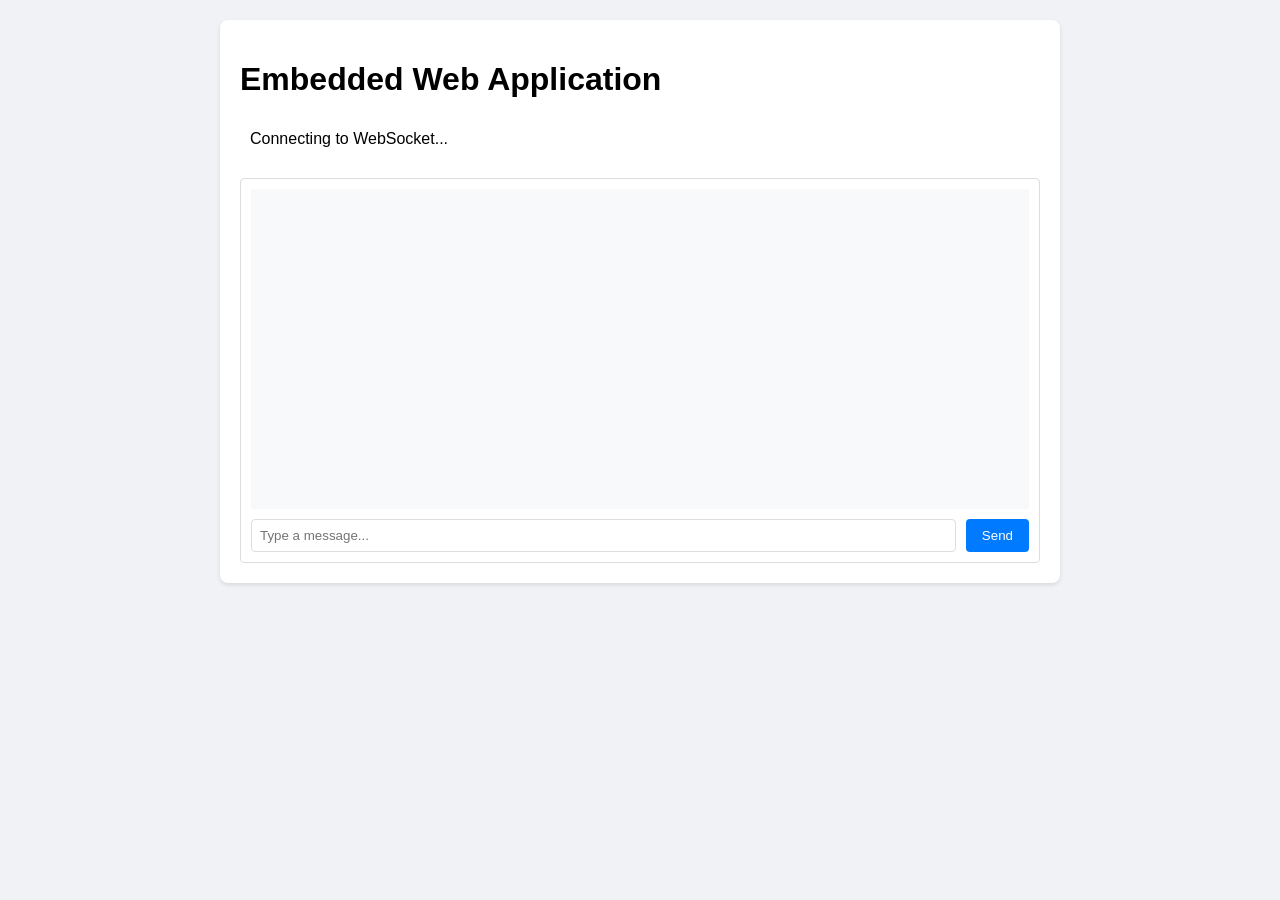
<file: wserve/static/index.html>
<!DOCTYPE html>
<html lang="en">
<head>
    <meta charset="UTF-8">
    <meta name="viewport" content="width=device-width, initial-scale=1.0">
    <title>Embedded Web App</title>
    <link rel="stylesheet" href="styles.css">
</head>
<body>
    <div class="container">
        <h1>Embedded Web Application</h1>
        <div id="status" class="status">Connecting to WebSocket...</div>
        <div class="message-area">
            <div id="messages" class="messages"></div>
            <div class="input-area">
                <input type="text" id="messageInput" placeholder="Type a message...">
                <button onclick="sendMessage()">Send</button>
            </div>
        </div>
    </div>
    <script src="app.js"></script>
</body>
</html>
</file>
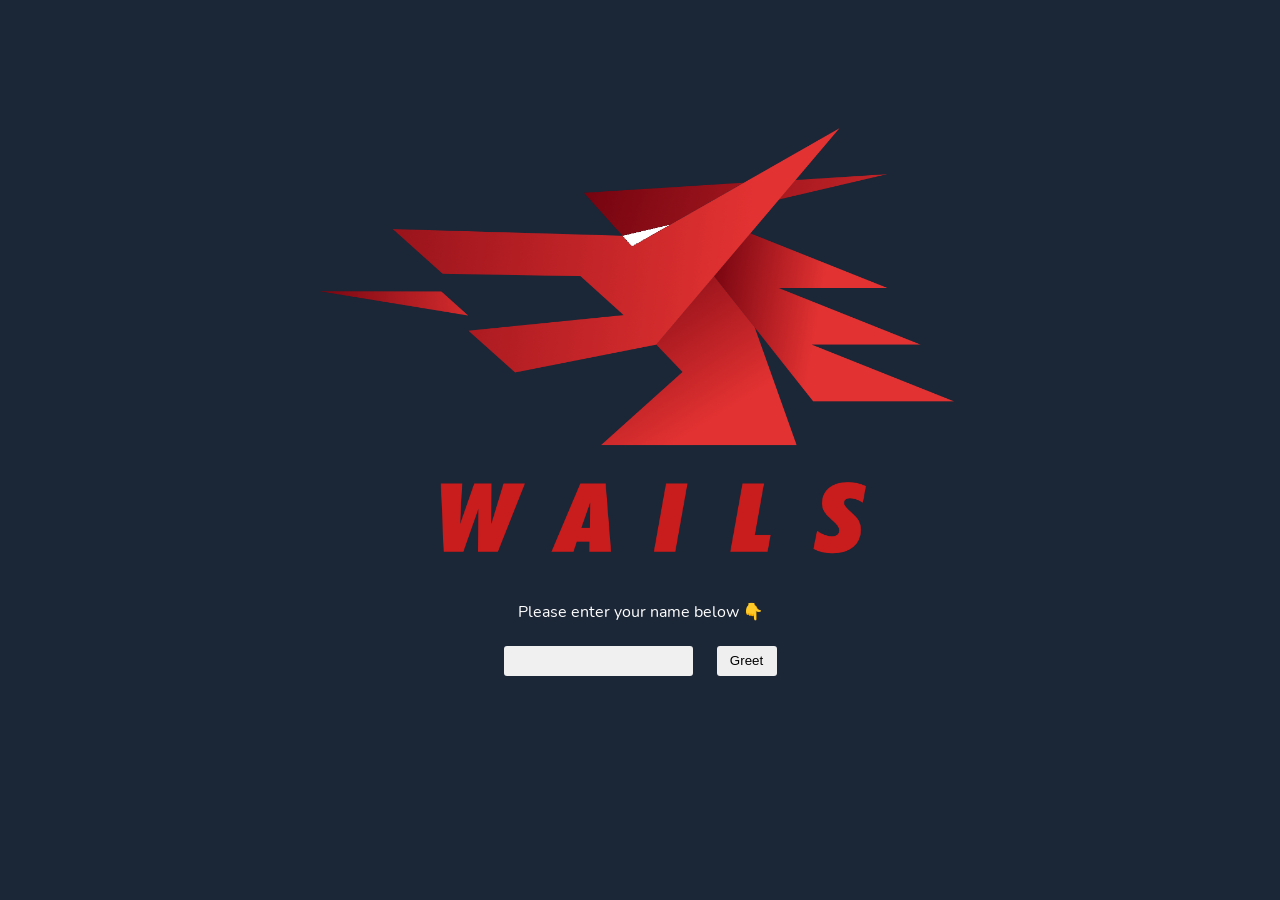
<file: js-one/frontend/src/index.html>
<!DOCTYPE html>
<html>

<head>
    <meta http-equiv="Content-Type" content="text/html; charset=utf-8" />
    <meta http-equiv="X-UA-Compatible" content="IE=Edge, Chrome=1">
    <meta name="viewport" content="width=device-width, initial-scale=1.0" />
    <link rel="icon" type="image/png" href="[data-uri]">
    <!-- Main Source Files -->
    <link rel="stylesheet" href="main.css" />
    <script src="main.js"></script>
</head>

<body id="app" class="app">
    <header>
        <!--  -->
    </header>
    <main>
        <div class="logo"></div>
        <div class="result" id="result">Please enter your name below 👇</div>
        <div class="input-box" id="input">
            <input class="input" id="name" type="text" autocomplete="off" onkeydown="if (event.keyCode === 13) {greet()}" />
            <button class="btn" onclick="greet()">Greet</button>
        </div>
    </main>
    <footer>
        <!--  -->
    </footer>
</body>

</html>
</file>
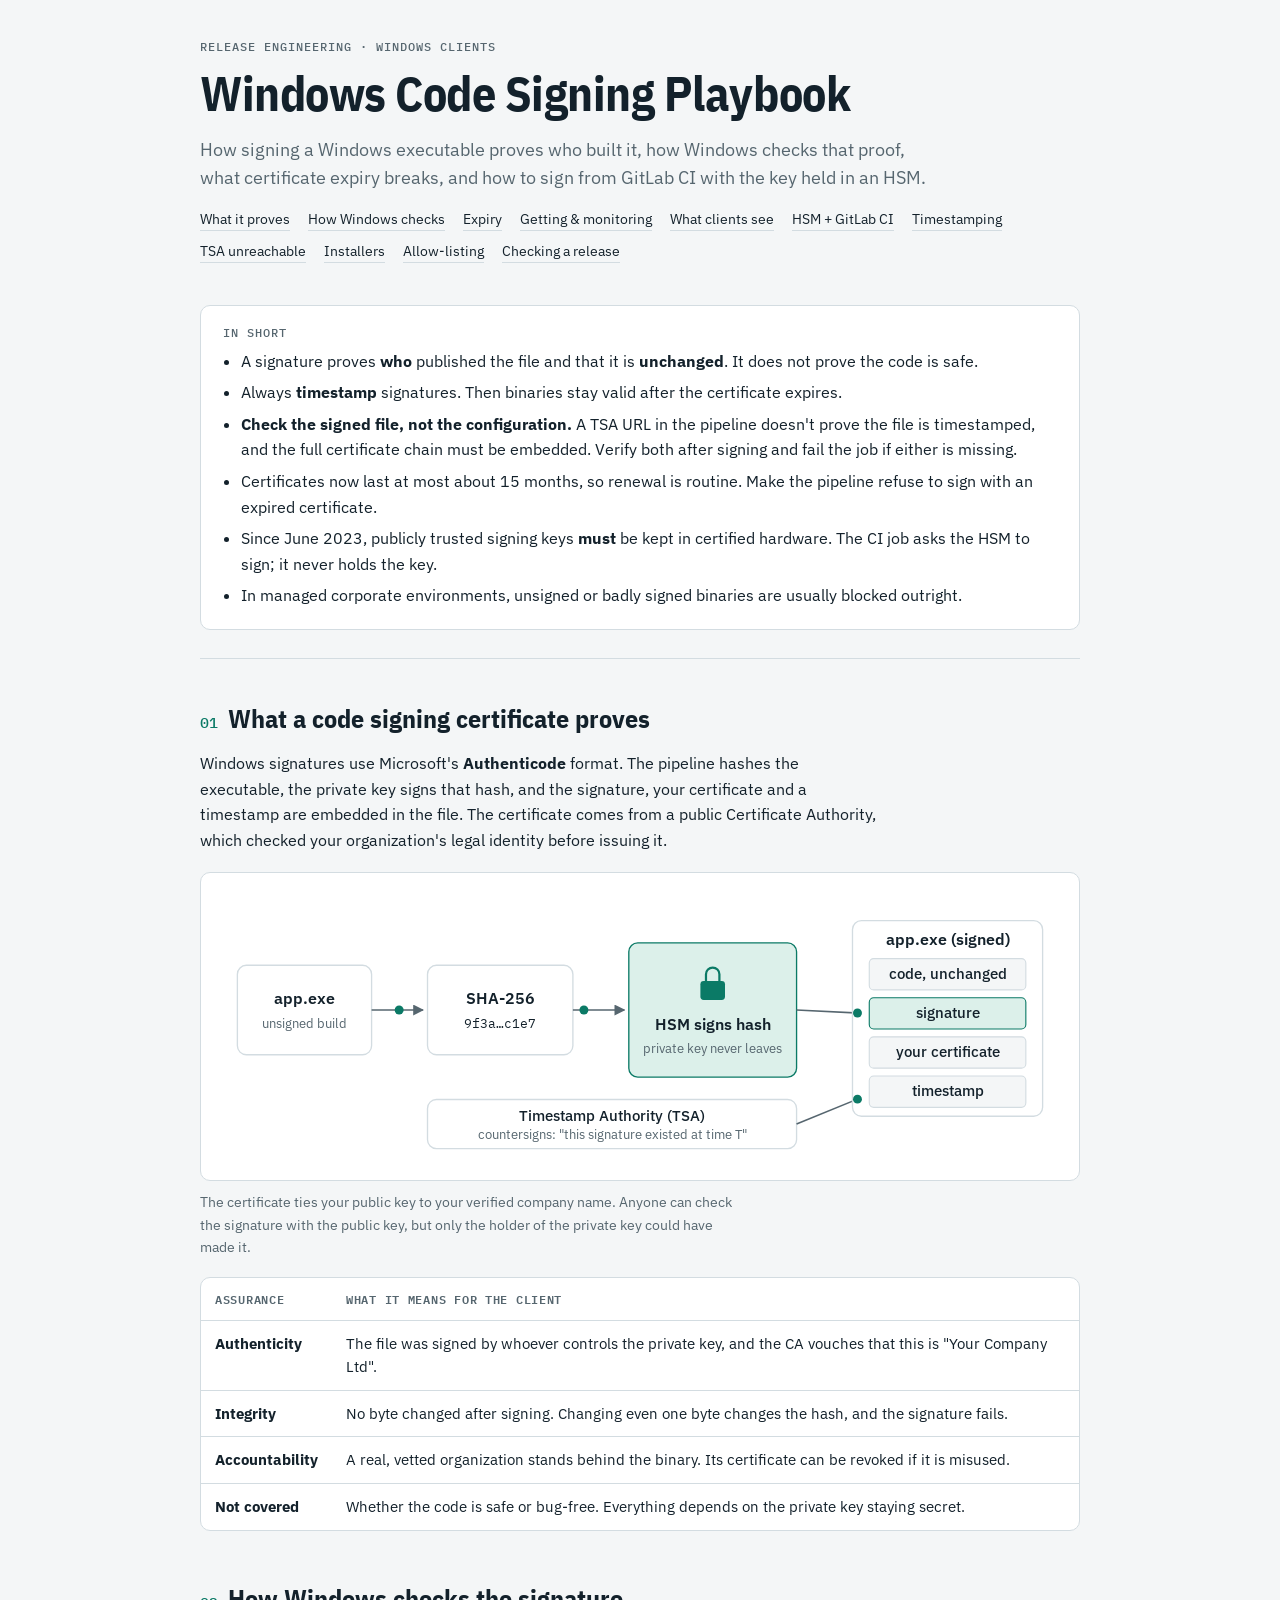
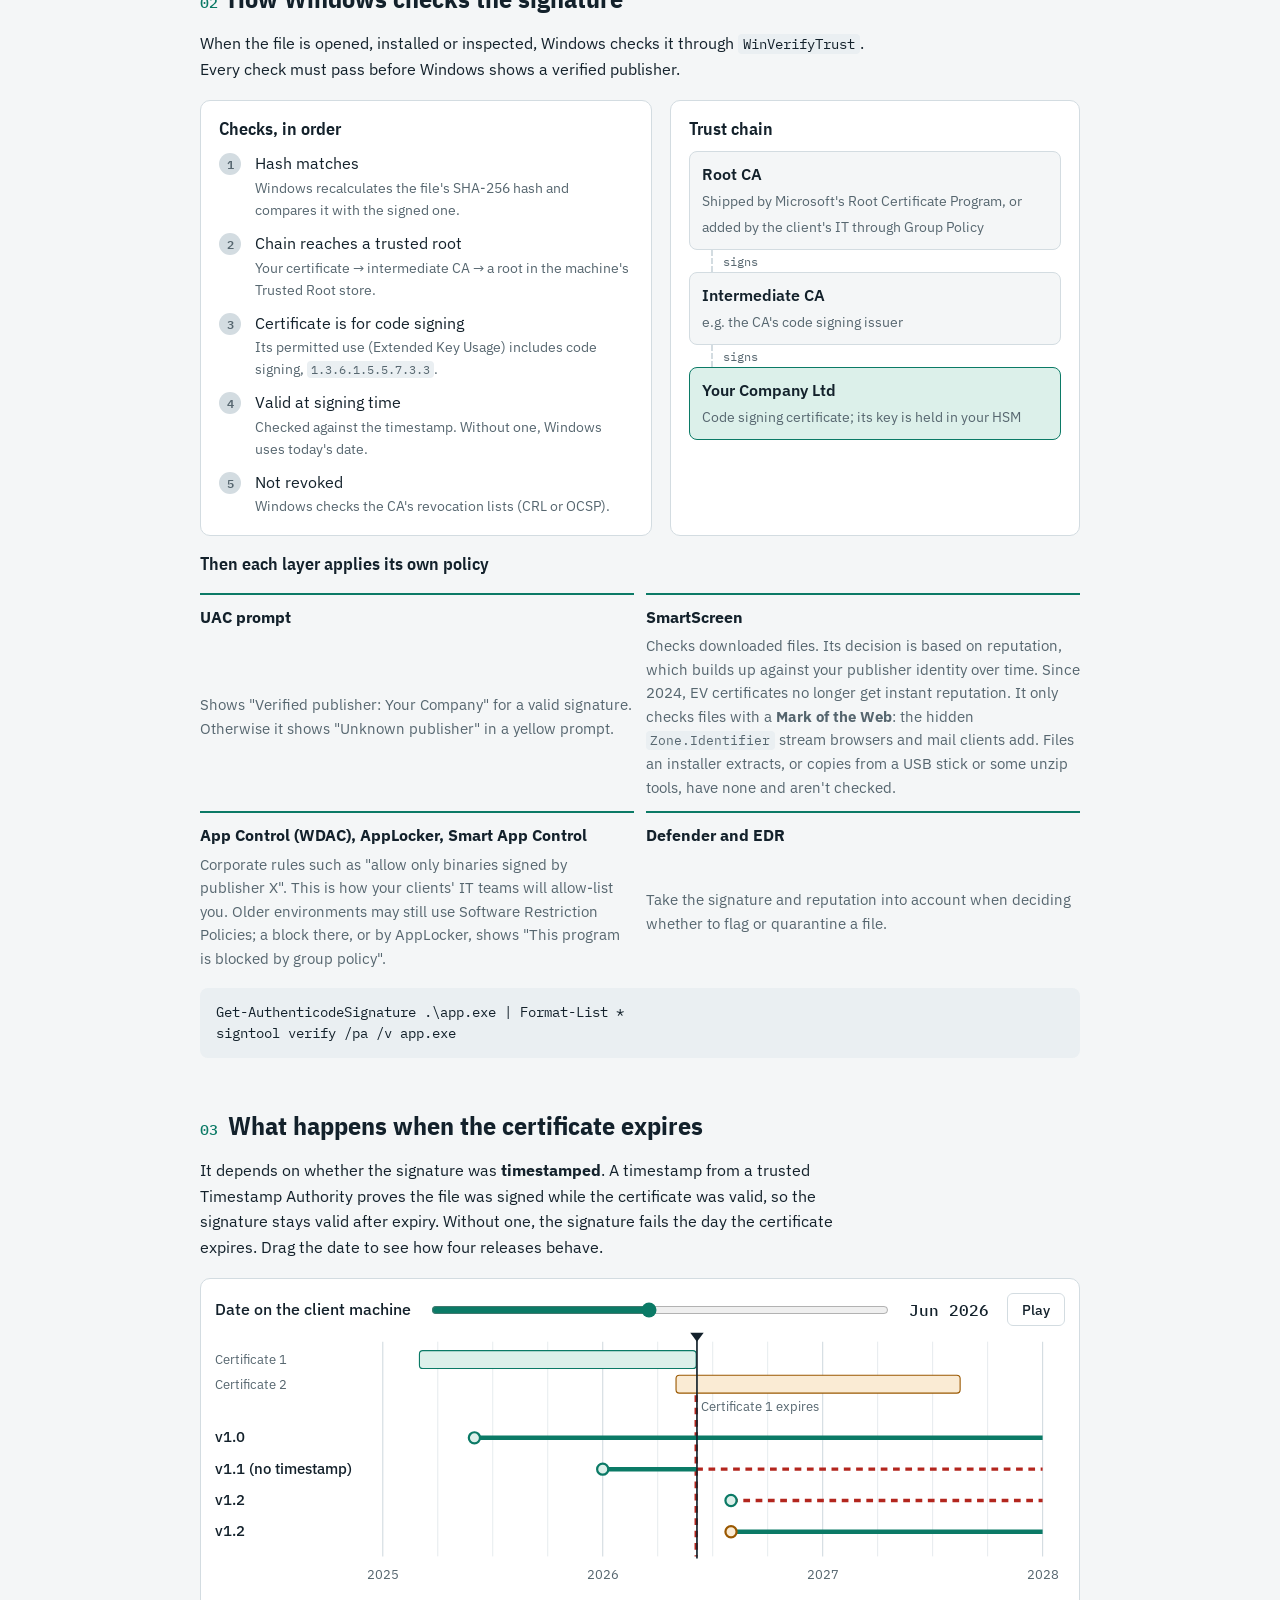
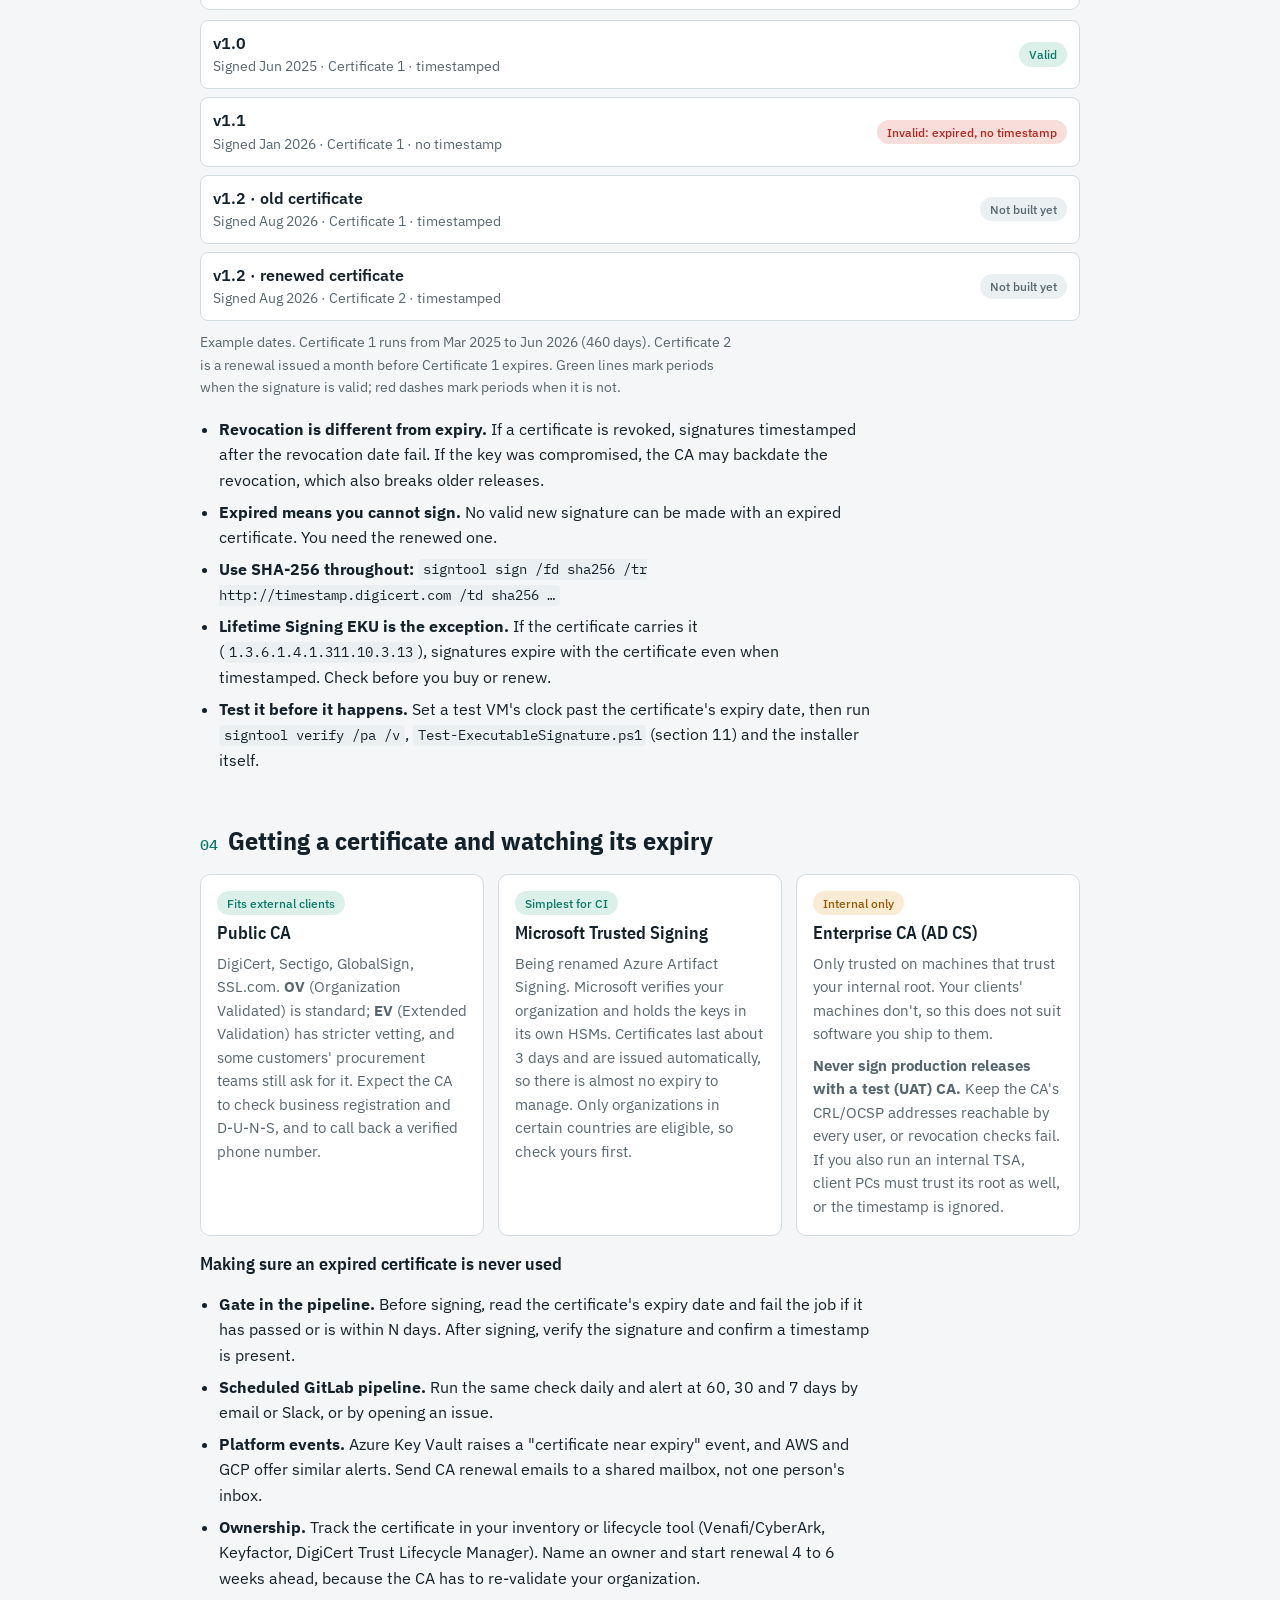
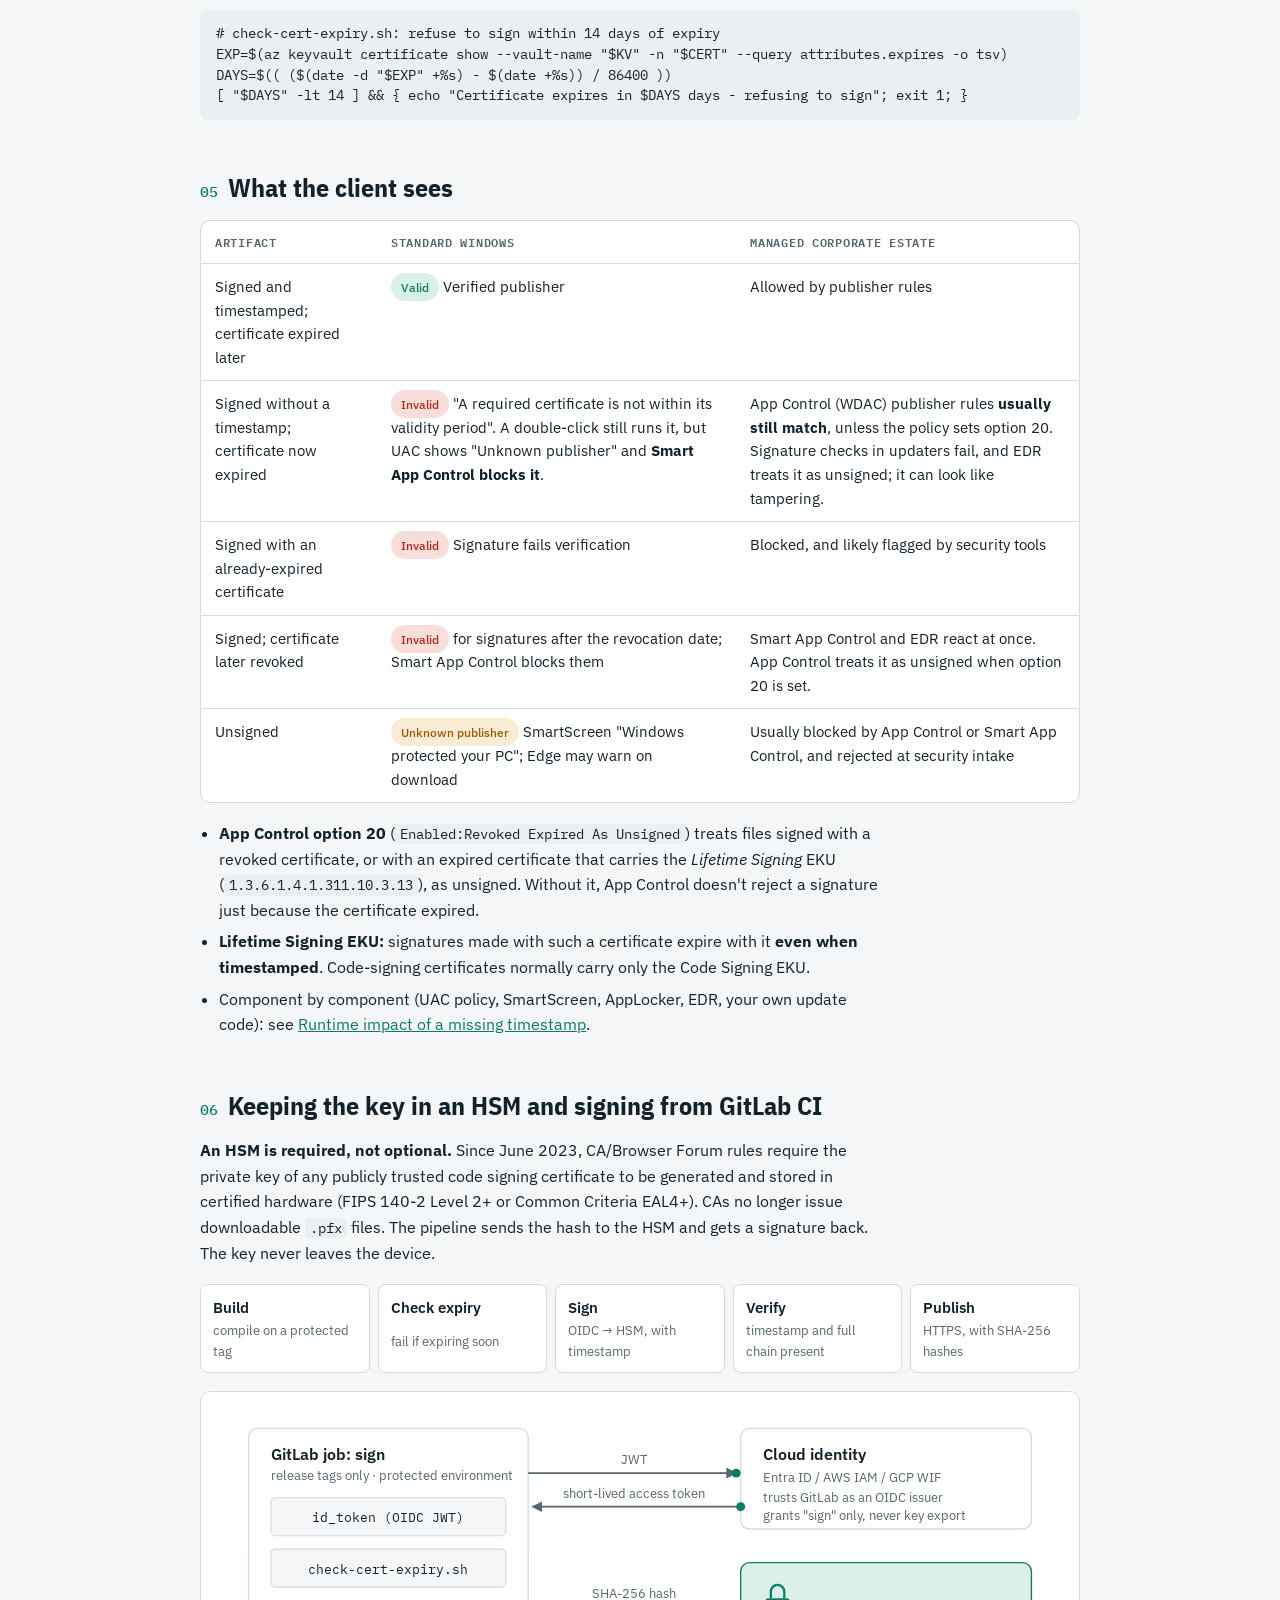
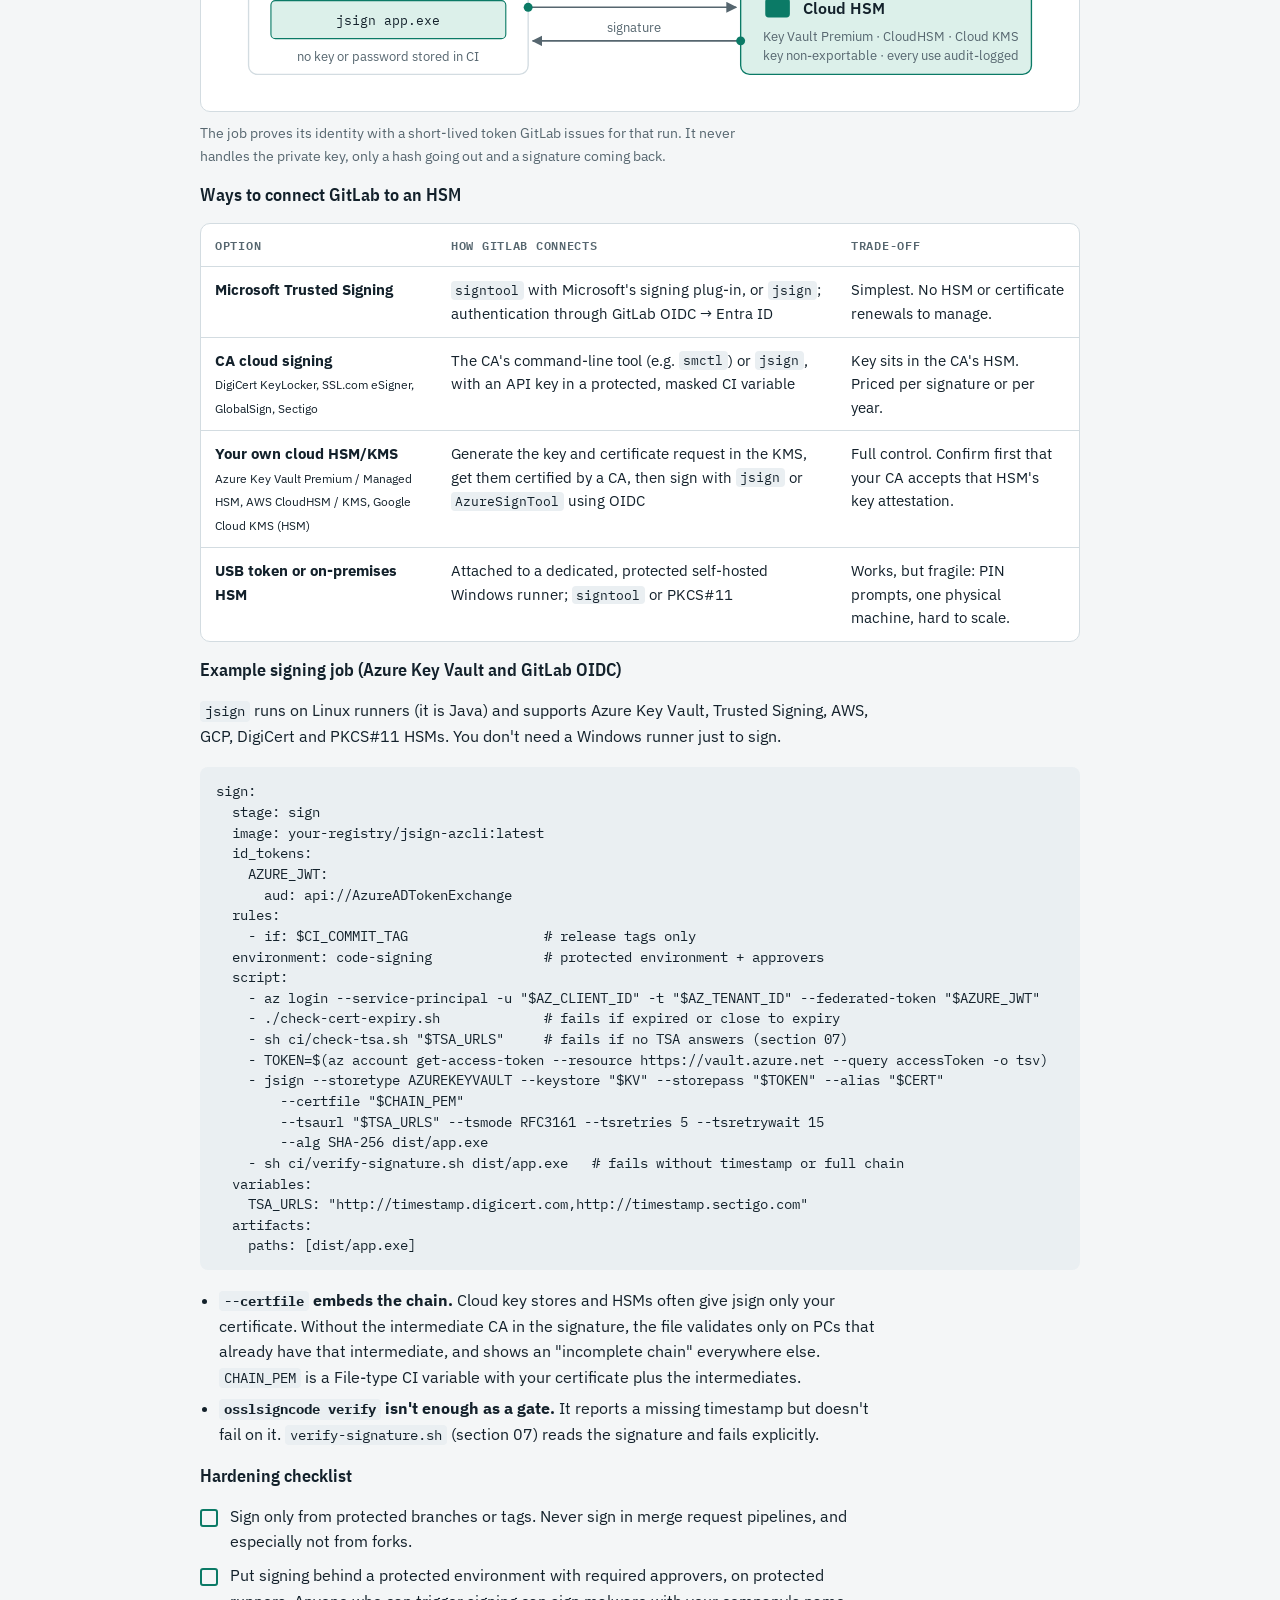
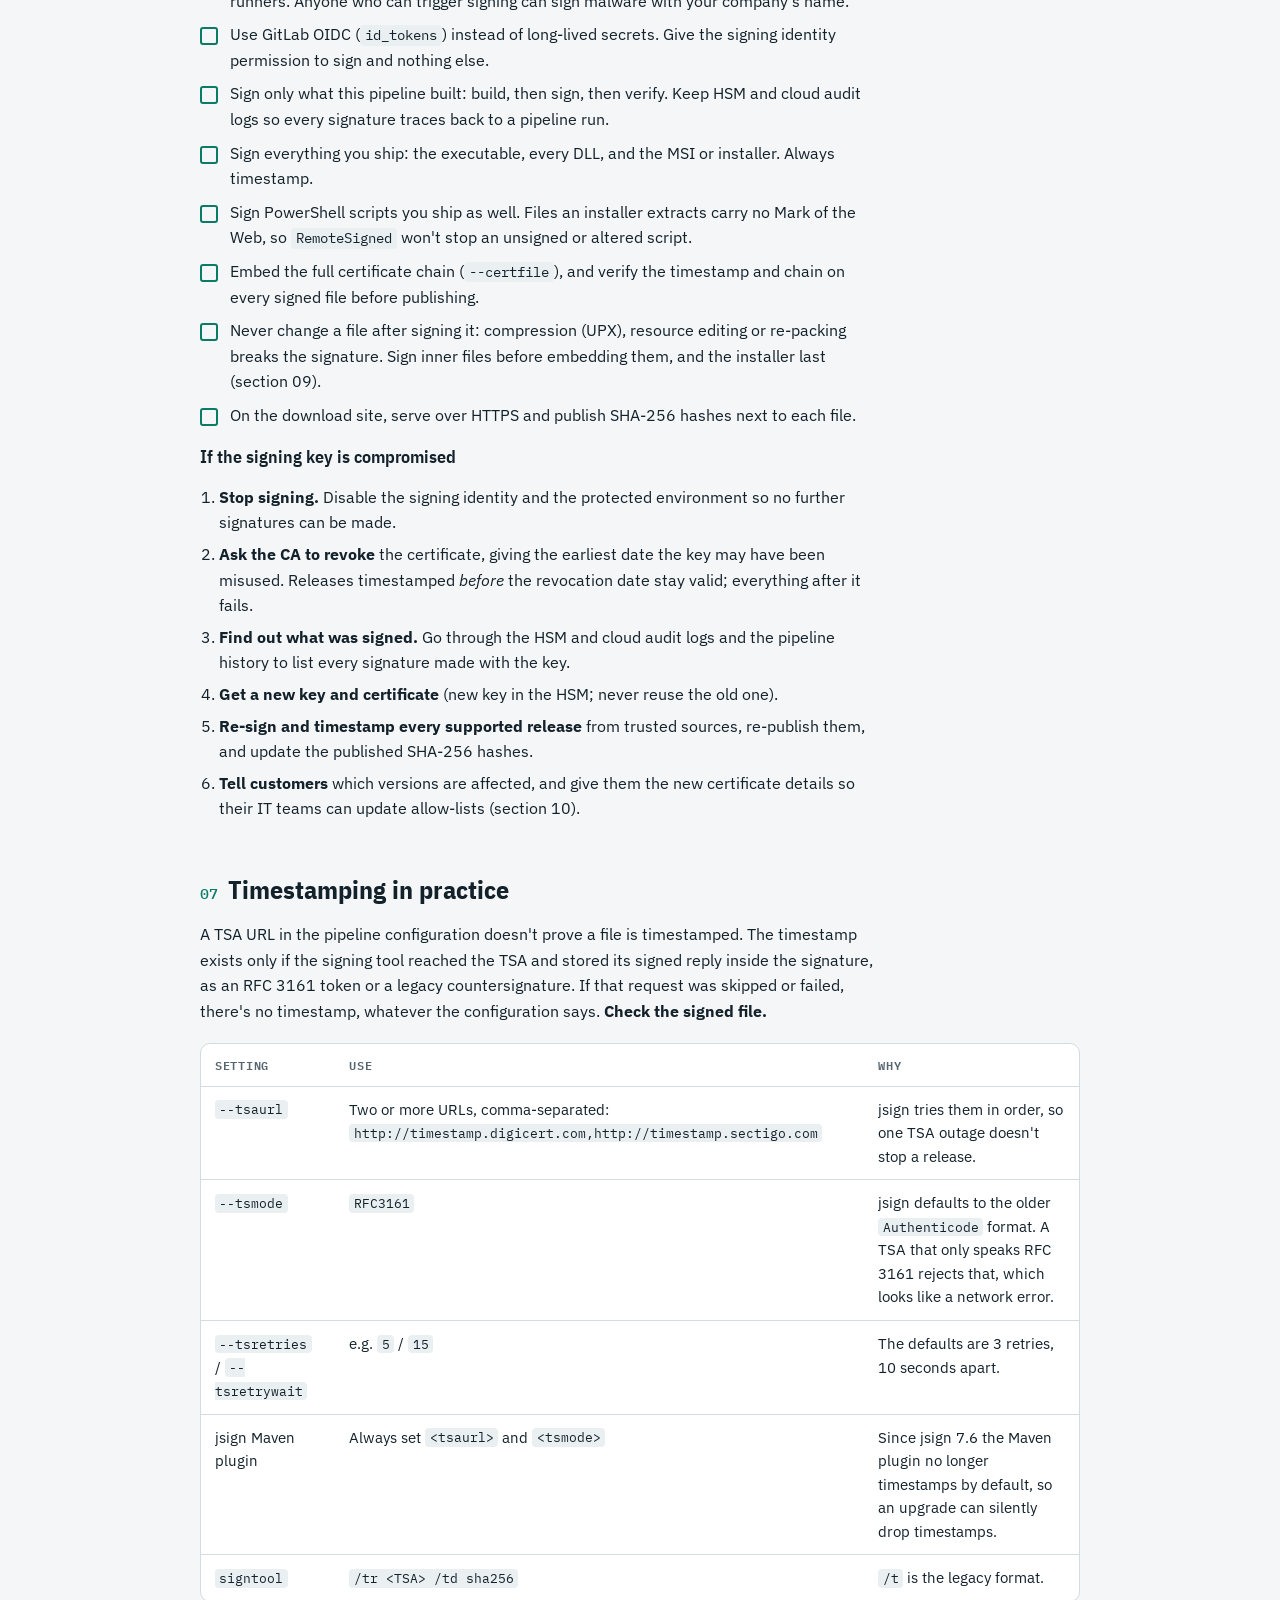
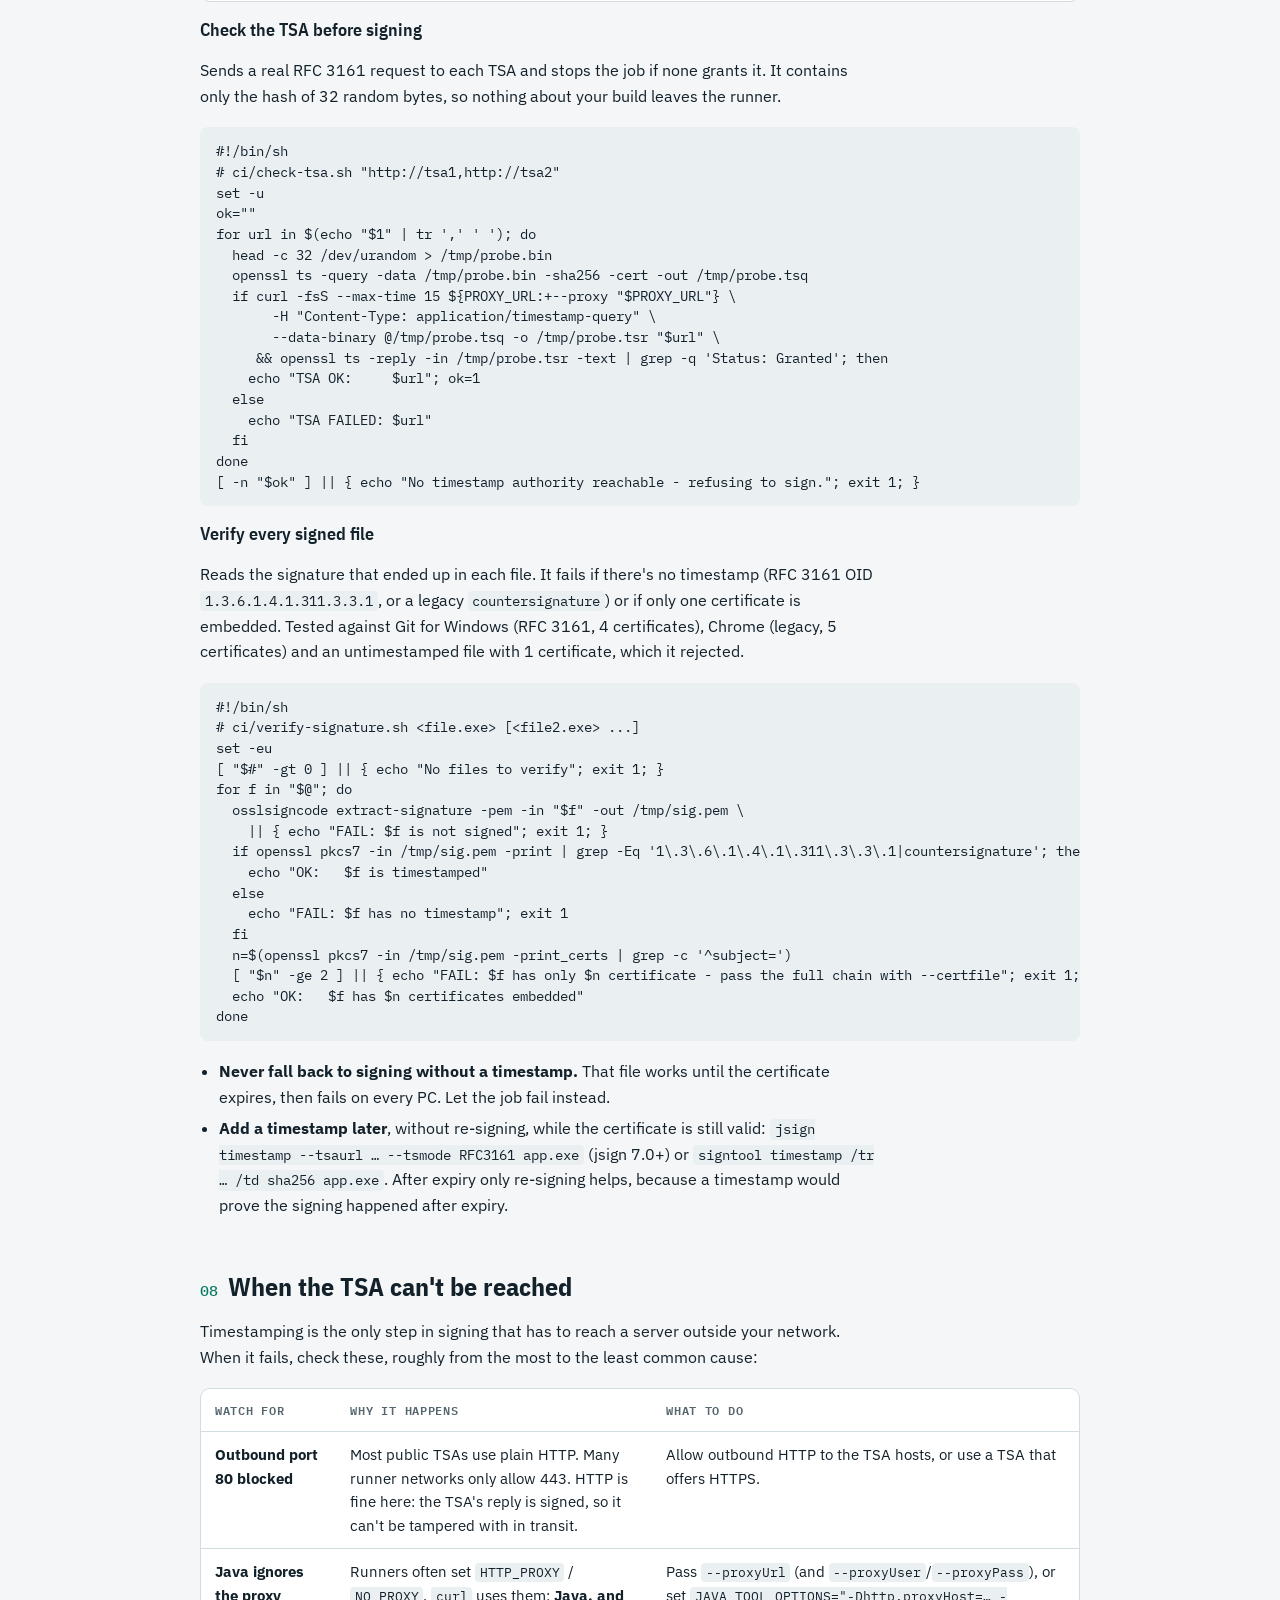
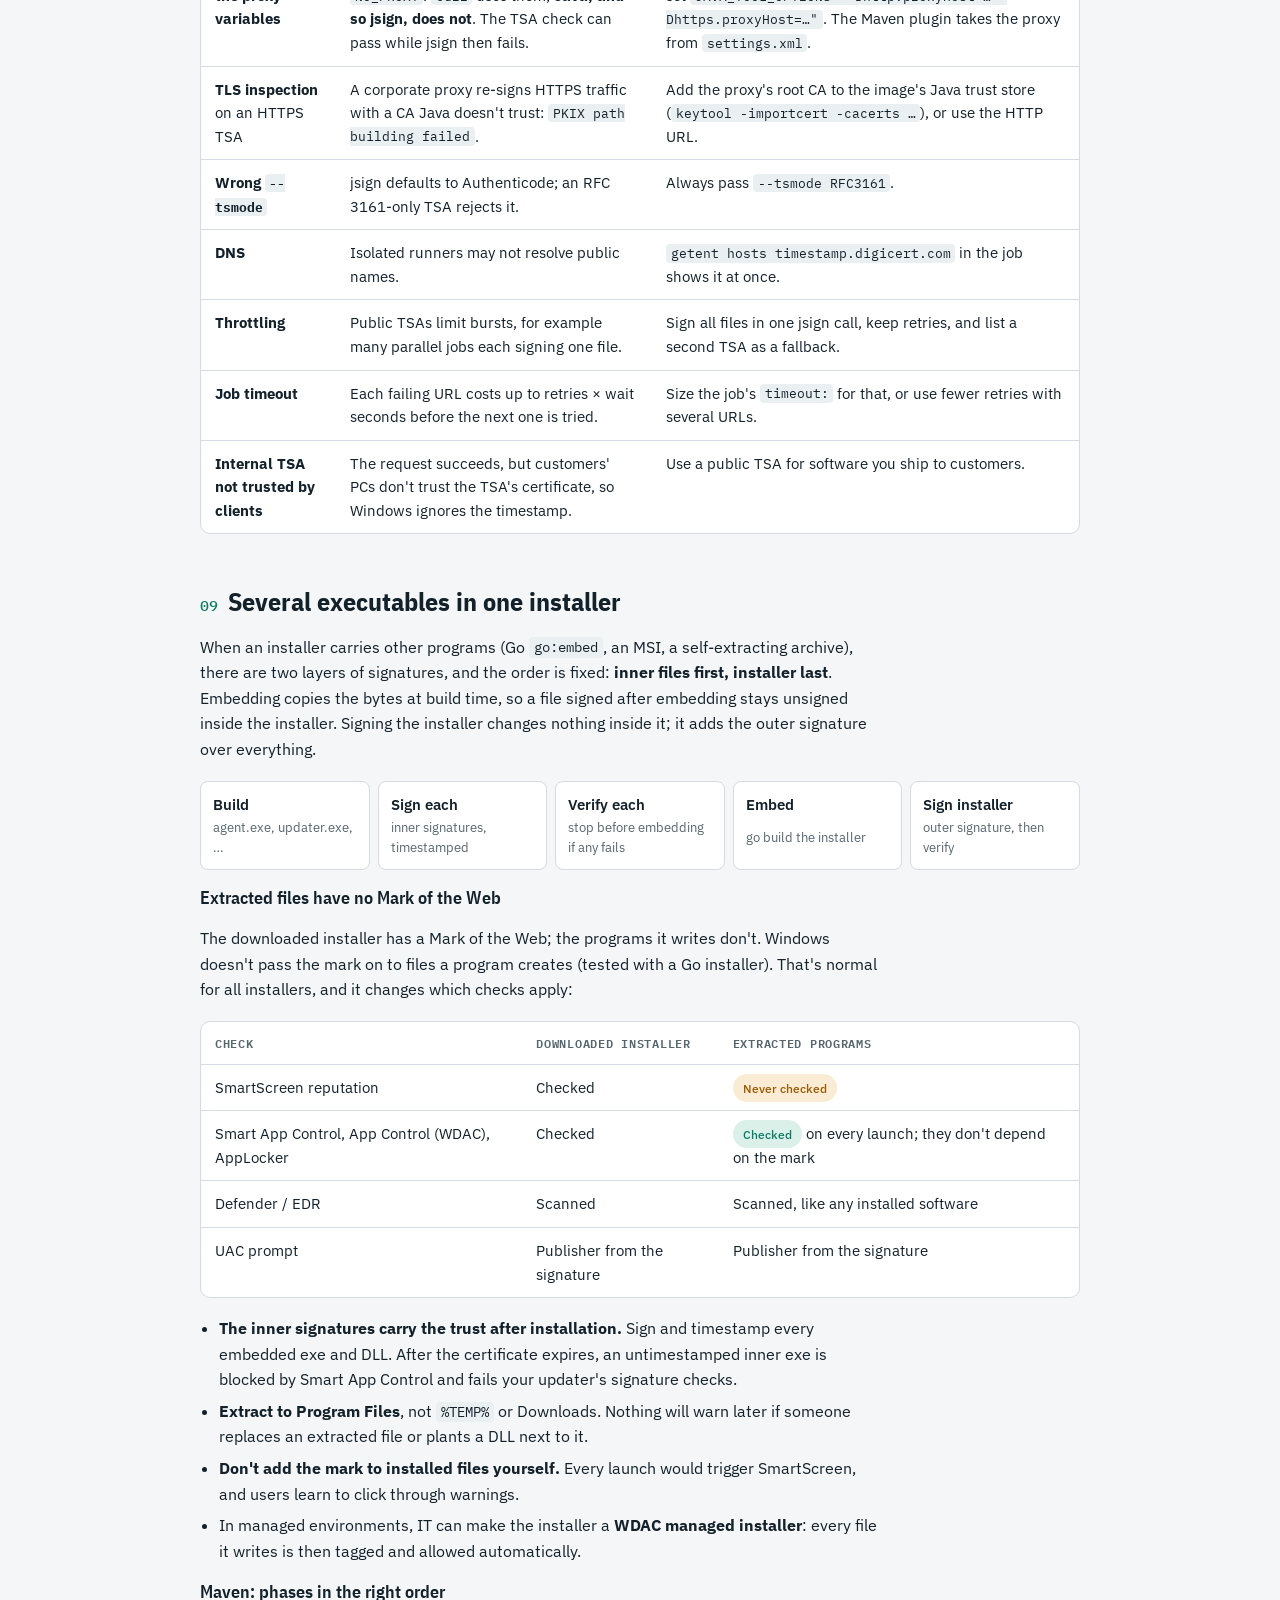
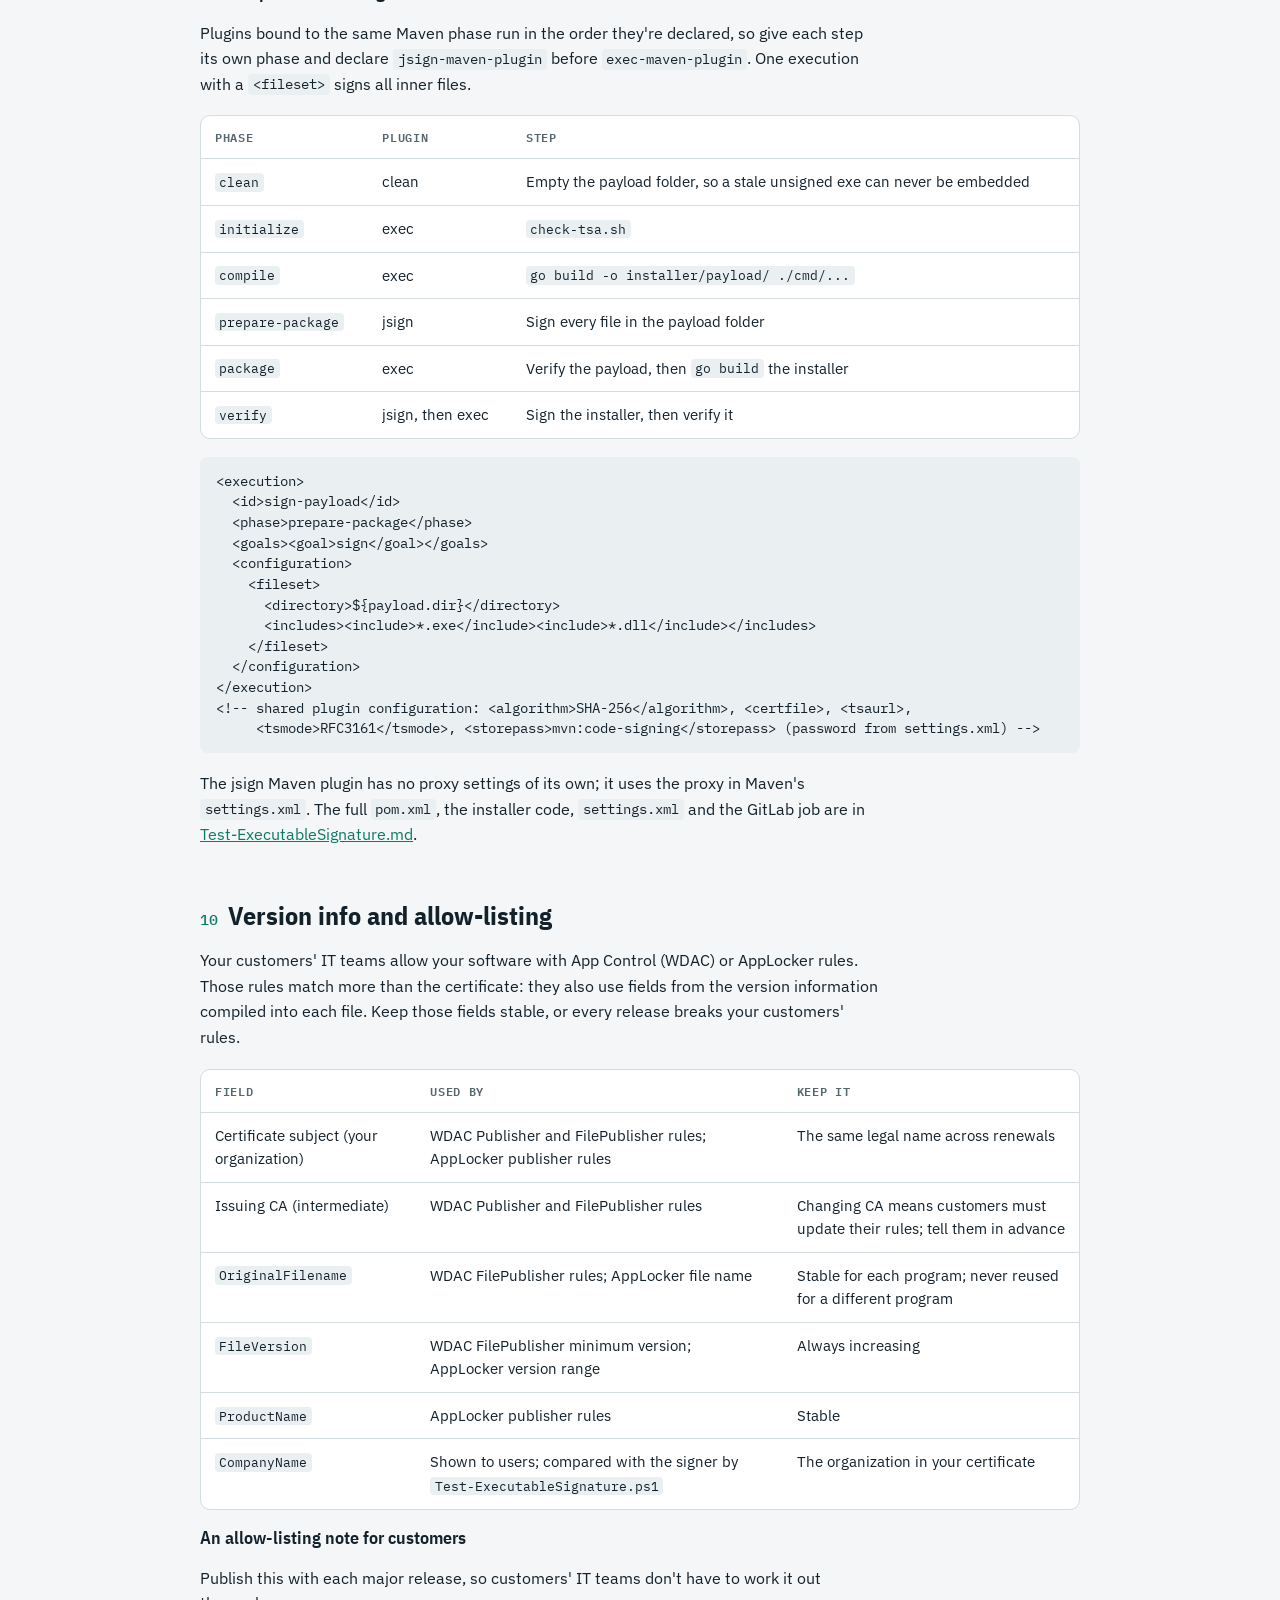
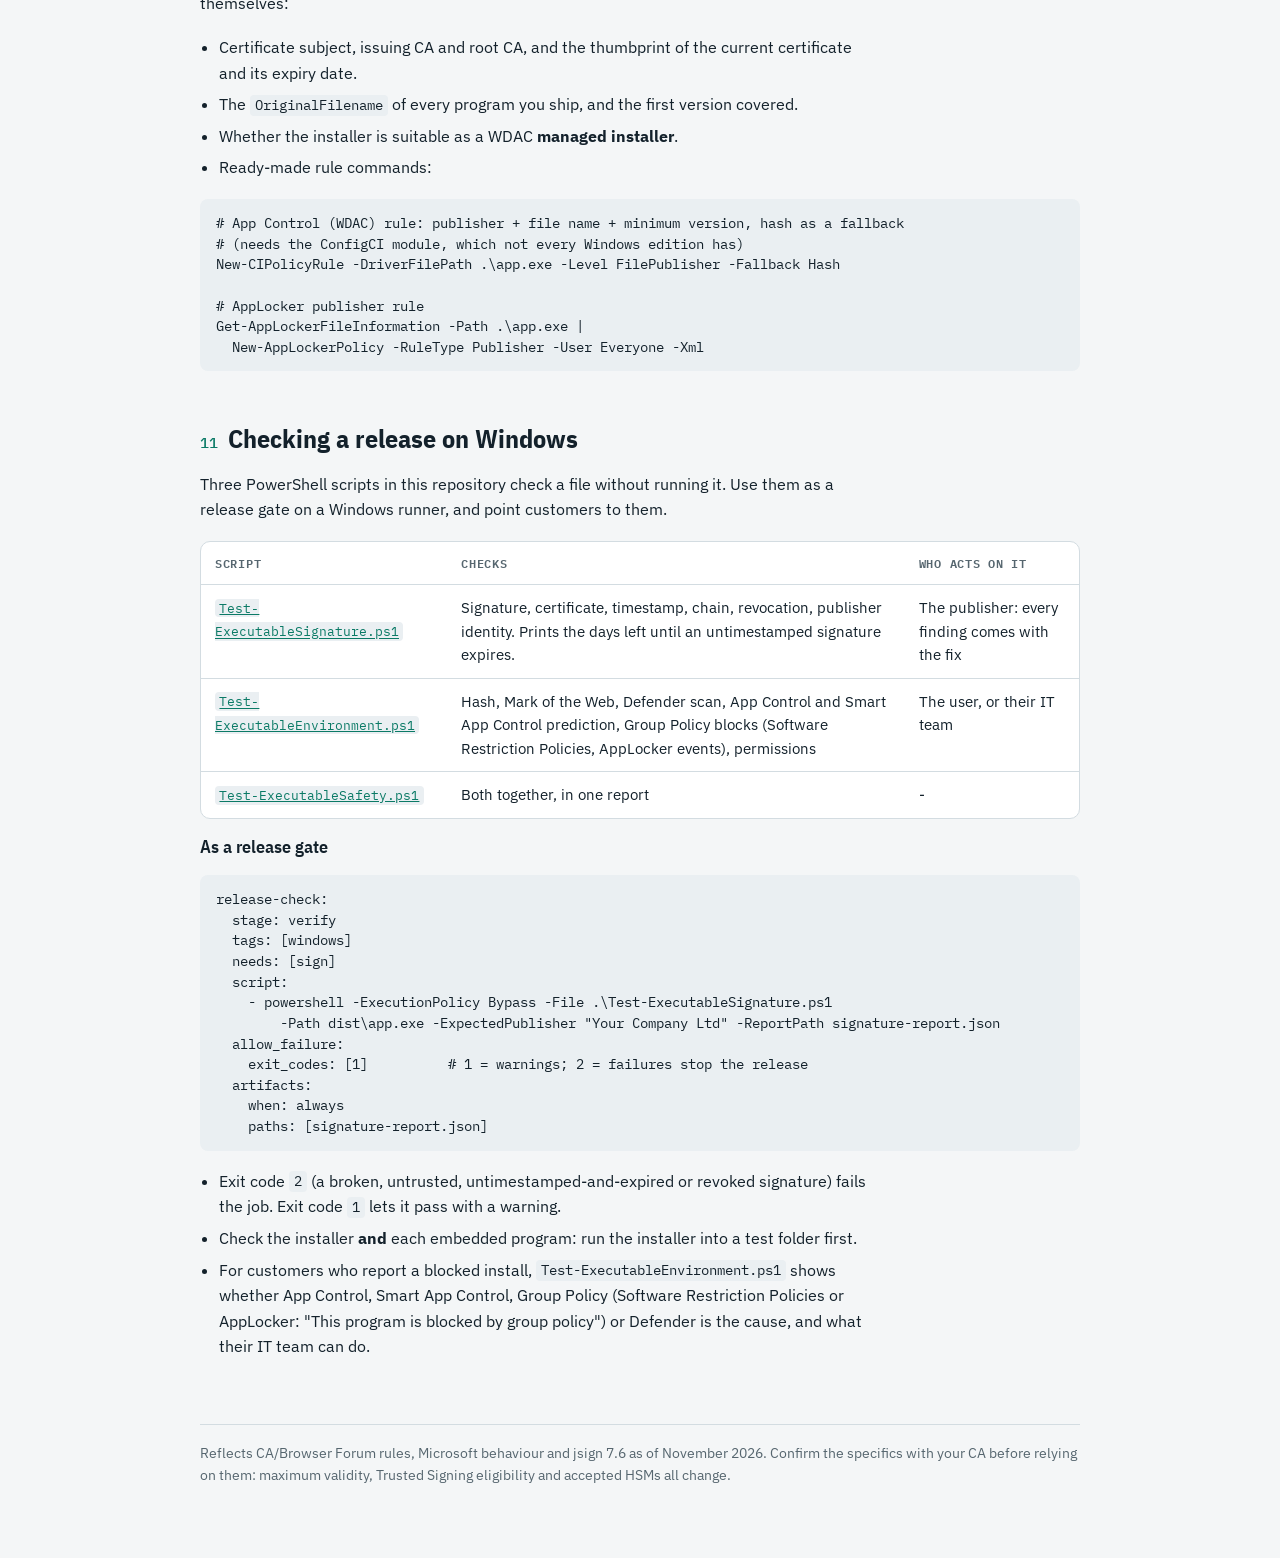
<file: code-signing/docs/Windows Code Signing Playbook.html>
<!doctype html><html><head><meta charset=utf8><meta name=viewport content="width=device-width,initial-scale=1,viewport-fit=cover"><style>:root{color-scheme:light;box-sizing:border-box;padding-top:env(safe-area-inset-top,0px);padding-bottom:env(safe-area-inset-bottom,0px)}html{scroll-padding-top:env(safe-area-inset-top,0px)}body{margin:0;padding:0;font:14px -apple-system,BlinkMacSystemFont,sans-serif;background:#fff;color:#000}img{max-width:100%}[hidden]:not([hidden=until-found i]){display:none!important}</style></head><body>
<title>Windows Code Signing Playbook</title>
<link rel="preconnect" href="https://fonts.googleapis.com">
<link rel="stylesheet" href="https://fonts.googleapis.com/css2?family=IBM+Plex+Mono:wght@400;500&family=IBM+Plex+Sans+Condensed:wght@600;700&family=IBM+Plex+Sans:wght@400;500;600&display=swap">
<style>
/* Layout: one reading column (~68ch) with diagrams breaking slightly wider; sections are a real sequence, so they are numbered. */
:root{
  --bg:#F4F6F7; --surface:#FFFFFF; --ink:#13212B; --muted:#56666F; --line:#D3DCE1;
  --accent:#0B7A66; --accent-soft:#DCF0EA;
  --warn:#9A5800; --warn-soft:#FAEBD4; --bad:#B3261E; --bad-soft:#F8DEDB; --code:#EAEFF2;
  --f-display:"IBM Plex Sans Condensed","Arial Narrow",system-ui,sans-serif;
  --f-body:"IBM Plex Sans",system-ui,-apple-system,"Segoe UI",sans-serif;
  --f-mono:"IBM Plex Mono",ui-monospace,Consolas,monospace;
}
@media (prefers-color-scheme: dark){:root:not([data-theme="light"]){
  --bg:#0E161B; --surface:#15212A; --ink:#E2EBEF; --muted:#93A5AF; --line:#2A3B46;
  --accent:#3CC4A6; --accent-soft:#12372F; --warn:#E6A74B; --warn-soft:#3A2A12;
  --bad:#F0857C; --bad-soft:#3D1C1A; --code:#1A2932; color-scheme:dark}}
:root[data-theme="dark"]{
  --bg:#0E161B; --surface:#15212A; --ink:#E2EBEF; --muted:#93A5AF; --line:#2A3B46;
  --accent:#3CC4A6; --accent-soft:#12372F; --warn:#E6A74B; --warn-soft:#3A2A12;
  --bad:#F0857C; --bad-soft:#3D1C1A; --code:#1A2932; color-scheme:dark}

*{box-sizing:border-box}
body{background:var(--bg);color:var(--ink);font:16px/1.6 var(--f-body)}
.wrap{max-width:920px;margin:0 auto;padding-inline:20px;padding-block:40px 72px}
.col{max-width:68ch}
h1,h2,h3{font-family:var(--f-display);text-wrap:balance;line-height:1.15;margin:0}
h1{font-size:clamp(2rem,5vw,3rem);font-weight:700;letter-spacing:-.01em}
h2{font-size:1.65rem;font-weight:700;display:flex;gap:.6rem;align-items:baseline}
h2 .n{font-family:var(--f-mono);font-size:.95rem;color:var(--accent);font-weight:500}
h3{font-size:1.1rem;font-weight:600}
p{margin:0}
a{color:var(--accent)}
code,pre{font-family:var(--f-mono);font-size:.86em}
code{background:var(--code);padding:.1em .35em;border-radius:4px}
.eyebrow{font:500 .78rem/1 var(--f-mono);letter-spacing:.08em;text-transform:uppercase;color:var(--muted)}
.lede{font-size:1.12rem;color:var(--muted)}
header{display:grid;gap:14px;padding-bottom:28px;border-bottom:1px solid var(--line)}
nav.toc{display:flex;flex-wrap:wrap;gap:8px 18px;font-size:.9rem}
nav.toc a{text-decoration:none;color:var(--ink);border-bottom:1px solid var(--line)}
nav.toc a:hover,nav.toc a:focus-visible{border-color:var(--accent)}
:focus-visible{outline:2px solid var(--accent);outline-offset:2px}

section{display:grid;gap:18px;padding-block:44px 8px}
.stack{display:grid;gap:12px}
ul.tight,ol.tight{margin:0;padding-left:1.2rem;display:grid;gap:6px}

.short{display:grid;gap:10px;margin-top:28px;padding:20px 22px;background:var(--surface);border:1px solid var(--line);border-radius:10px}
.short ul{margin:0;padding-left:1.1rem;display:grid;gap:6px}

figure{margin:0;display:grid;gap:10px}
figcaption{font-size:.88rem;color:var(--muted);max-width:68ch}
.fig{overflow-x:auto;background:var(--surface);border:1px solid var(--line);border-radius:10px;padding:14px}
.fig svg{display:block;width:100%;min-width:660px;height:auto}

/* SVG tokens */
.box{fill:var(--surface);stroke:var(--line);stroke-width:1.2}
.box-a{fill:var(--accent-soft);stroke:var(--accent);stroke-width:1.2}
.row{fill:var(--bg);stroke:var(--line)}
.row-a{fill:var(--accent-soft);stroke:var(--accent)}
.t{fill:var(--ink);font:500 13px var(--f-body)}
.tb{fill:var(--ink);font:600 14px var(--f-body)}
.tm{fill:var(--muted);font:400 11.5px var(--f-body)}
.tc{fill:var(--ink);font:400 12px var(--f-mono)}
.arr{stroke:var(--muted);stroke-width:1.4;fill:none}
.ahead{fill:var(--muted)}
.dot{fill:var(--accent)}
.lock{fill:none;stroke:var(--accent);stroke-width:2}
.lockb{fill:var(--accent)}

/* Verification */
.verify{display:grid;grid-template-columns:1.1fr 1fr;gap:18px}
.panel{background:var(--surface);border:1px solid var(--line);border-radius:10px;padding:18px;display:grid;gap:12px;align-content:start;min-width:0}
ol.checks{list-style:none;margin:0;padding:0;display:grid;gap:10px}
ol.checks li{display:grid;grid-template-columns:26px 1fr;gap:10px;align-items:start}
.tick{width:22px;height:22px;border-radius:50%;background:var(--accent);color:var(--surface);display:grid;place-items:center;font:600 12px var(--f-mono);margin-top:2px;
  animation:lit 9s infinite both}
ol.checks li:nth-child(2) .tick{animation-delay:.9s}
ol.checks li:nth-child(3) .tick{animation-delay:1.8s}
ol.checks li:nth-child(4) .tick{animation-delay:2.7s}
ol.checks li:nth-child(5) .tick{animation-delay:3.6s}
@keyframes lit{0%{background:var(--line);color:var(--muted)}6%,88%{background:var(--accent);color:var(--surface)}100%{background:var(--line);color:var(--muted)}}
.checks small{display:block;color:var(--muted);font-size:.86rem}
.chain{display:grid;gap:0}
.link{border:1px solid var(--line);border-radius:8px;padding:10px 12px;background:var(--bg)}
.link.you{border-color:var(--accent);background:var(--accent-soft)}
.link b{display:block;font-weight:600}
.link span{font-size:.85rem;color:var(--muted)}
.joint{height:22px;margin-left:22px;border-left:2px dashed var(--line);font:400 .75rem var(--f-mono);color:var(--muted);padding-left:10px;display:flex;align-items:center}
.layers{display:grid;grid-template-columns:repeat(2,minmax(0,1fr));gap:12px}
.layer{border-top:2px solid var(--accent);padding-top:10px;display:grid;gap:4px}
.layer p{font-size:.92rem;color:var(--muted)}

/* Timeline */
.tl-controls{display:flex;flex-wrap:wrap;gap:12px 18px;align-items:center}
.tl-controls label{font-weight:500}
#when{flex:1 1 220px;accent-color:var(--accent)}
#whenOut{font:500 1rem var(--f-mono);min-width:8ch}
button{font:500 .9rem var(--f-body);color:var(--ink);background:var(--surface);border:1px solid var(--line);border-radius:6px;padding:6px 14px;cursor:pointer}
button:hover{border-color:var(--accent)}
.tl-list{display:grid;gap:8px}
.tl-row{display:grid;grid-template-columns:minmax(0,1fr) auto;gap:12px;align-items:center;padding:10px 12px;background:var(--surface);border:1px solid var(--line);border-radius:8px}
.tl-row b{font-weight:600}
.tl-row span{display:block;font-size:.85rem;color:var(--muted)}
.pill{font:500 .78rem/1 var(--f-body);padding:6px 10px;border-radius:99px;white-space:nowrap}
.pill.ok{background:var(--accent-soft);color:var(--accent)}
.pill.bad{background:var(--bad-soft);color:var(--bad)}
.pill.warn{background:var(--warn-soft);color:var(--warn)}
.pill.pending{background:var(--code);color:var(--muted)}
.seg-ok{stroke:var(--accent);stroke-width:4}
.seg-bad{stroke:var(--bad);stroke-width:3;stroke-dasharray:6 5}
.certA{fill:var(--accent-soft);stroke:var(--accent)}
.certB{fill:var(--warn-soft);stroke:var(--warn)}
.grid{stroke:var(--line)}
.ph{stroke:var(--ink);stroke-width:1.5}
.phk{fill:var(--ink)}

/* Cards */
.cards{display:grid;grid-template-columns:repeat(3,minmax(0,1fr));gap:14px}
.card{background:var(--surface);border:1px solid var(--line);border-radius:10px;padding:16px;display:grid;gap:8px;align-content:start}
.card p{font-size:.92rem;color:var(--muted)}
.card .pill{justify-self:start}

/* Tables & code */
.tbl{overflow-x:auto;border:1px solid var(--line);border-radius:10px;background:var(--surface)}
table{border-collapse:collapse;width:100%;min-width:620px;font-size:.92rem}
th,td{text-align:left;padding:11px 14px;border-bottom:1px solid var(--line);vertical-align:top}
th{font:600 .75rem var(--f-mono);letter-spacing:.06em;text-transform:uppercase;color:var(--muted)}
tr:last-child td{border-bottom:0}
pre{margin:0;background:var(--code);border-radius:8px;padding:14px 16px;overflow-x:auto;line-height:1.5}

/* Pipeline flow */
ol.flow{list-style:none;margin:0;padding:0;display:grid;grid-template-columns:repeat(5,minmax(0,1fr));gap:8px;counter-reset:s}
ol.flow li{background:var(--surface);border:1px solid var(--line);border-radius:8px;padding:10px 12px;display:grid;gap:2px;animation:stage 10s infinite both}
ol.flow li b{font-weight:600;font-size:.95rem}
ol.flow li span{font-size:.8rem;color:var(--muted)}
ol.flow li:nth-child(2){animation-delay:2s} ol.flow li:nth-child(3){animation-delay:4s}
ol.flow li:nth-child(4){animation-delay:6s} ol.flow li:nth-child(5){animation-delay:8s}
@keyframes stage{0%,20%{border-color:var(--accent);box-shadow:inset 0 -3px 0 var(--accent)}24%,100%{border-color:var(--line);box-shadow:inset 0 -3px 0 transparent}}
.checklist{list-style:none;margin:0;padding:0;display:grid;gap:8px}
.checklist li{position:relative;padding-left:30px}
.checklist li::before{content:"";position:absolute;left:0;top:5px;width:14px;height:14px;border:2px solid var(--accent);border-radius:3px}

footer{margin-top:56px;padding-top:18px;border-top:1px solid var(--line);font-size:.85rem;color:var(--muted)}

@media (max-width:720px){
  .verify,.cards,.layers{grid-template-columns:1fr}
  ol.flow{grid-template-columns:1fr}
}
@media (prefers-reduced-motion: reduce){
  .motion{display:none}
  .tick,ol.flow li{animation:none}
}

/* Print / PDF: light colors, wrapped code, no scroll areas or animation, keep blocks whole. */
@page{size:A4;margin:14mm 13mm}
@media print{
  :root{--bg:#FFFFFF;--surface:#FFFFFF;--ink:#13212B;--muted:#4A5961;--line:#C9D3D8;
    --accent:#0B7A66;--accent-soft:#DCF0EA;--warn:#9A5800;--warn-soft:#FAEBD4;
    --bad:#B3261E;--bad-soft:#F8DEDB;--code:#EEF2F4;color-scheme:light}
  *{-webkit-print-color-adjust:exact;print-color-adjust:exact}
  body{font-size:10.5pt;line-height:1.5}
  .wrap{max-width:none;padding:0}
  .col{max-width:none}
  .motion,.tl-controls{display:none}
  .tick,ol.flow li{animation:none!important}
  ol.flow li{border-color:var(--line);box-shadow:none}
  pre{white-space:pre-wrap;overflow-wrap:anywhere;overflow:visible;font-size:8.6pt}
  .tbl,.fig{overflow:visible}
  table{min-width:0;font-size:9pt}
  th,td{padding:7px 9px}
  .fig svg{min-width:0}
  section{padding-block:22px 4px;gap:12px}
  h2,h3{break-after:avoid}
  pre,figure,.card,.panel,.short,.layer,tr,.tl-row,ol.flow,ol.checks li{break-inside:avoid}
  nav.toc a{border-bottom:0}
  a{color:var(--accent);text-decoration:none}
}
</style>

<div class="wrap">
<header>
  <div class="eyebrow">Release engineering · Windows clients</div>
  <h1>Windows Code Signing Playbook</h1>
  <p class="lede col">How signing a Windows executable proves who built it, how Windows checks that proof, what certificate expiry breaks, and how to sign from GitLab CI with the key held in an HSM.</p>
  <nav class="toc" aria-label="Sections">
    <a href="#proves">What it proves</a><a href="#verify">How Windows checks</a><a href="#expiry">Expiry</a>
    <a href="#obtain">Getting &amp; monitoring</a><a href="#clients">What clients see</a><a href="#hsm">HSM + GitLab CI</a>
    <a href="#timestamp">Timestamping</a><a href="#tsa">TSA unreachable</a><a href="#nested">Installers</a>
    <a href="#allowlist">Allow-listing</a><a href="#release-check">Checking a release</a>
  </nav>
  <div class="short">
    <div class="eyebrow">In short</div>
    <ul>
      <li>A signature proves <b>who</b> published the file and that it is <b>unchanged</b>. It does not prove the code is safe.</li>
      <li>Always <b>timestamp</b> signatures. Then binaries stay valid after the certificate expires.</li>
      <li><b>Check the signed file, not the configuration.</b> A TSA URL in the pipeline doesn't prove the file is timestamped, and the full certificate chain must be embedded. Verify both after signing and fail the job if either is missing.</li>
      <li>Certificates now last at most about 15 months, so renewal is routine. Make the pipeline refuse to sign with an expired certificate.</li>
      <li>Since June 2023, publicly trusted signing keys <b>must</b> be kept in certified hardware. The CI job asks the HSM to sign; it never holds the key.</li>
      <li>In managed corporate environments, unsigned or badly signed binaries are usually blocked outright.</li>
    </ul>
  </div>
</header>

<section id="proves">
  <h2><span class="n">01</span>What a code signing certificate proves</h2>
  <p class="col">Windows signatures use Microsoft's <b>Authenticode</b> format. The pipeline hashes the executable, the private key signs that hash, and the signature, your certificate and a timestamp are embedded in the file. The certificate comes from a public Certificate Authority, which checked your organization's legal identity before issuing it.</p>
  <figure>
    <div class="fig">
      <svg viewBox="0 0 760 250" role="img" aria-label="Signing flow: app.exe is hashed, the HSM signs the hash, and the signature, certificate and timestamp are embedded in the signed file">
        <defs><marker id="ah" viewBox="0 0 10 10" refX="9" refY="5" markerWidth="7" markerHeight="7" orient="auto-start-reverse"><path d="M0,0 L10,5 L0,10 z" class="ahead"/></marker></defs>
        <rect x="20" y="70" width="120" height="80" rx="8" class="box"/>
        <text x="80" y="105" text-anchor="middle" class="tb">app.exe</text>
        <text x="80" y="126" text-anchor="middle" class="tm">unsigned build</text>
        <line x1="140" y1="110" x2="186" y2="110" class="arr" marker-end="url(#ah)"/>
        <rect x="190" y="70" width="130" height="80" rx="8" class="box"/>
        <text x="255" y="105" text-anchor="middle" class="tb">SHA-256</text>
        <text x="255" y="126" text-anchor="middle" class="tc">9f3a…c1e7</text>
        <line x1="320" y1="110" x2="366" y2="110" class="arr" marker-end="url(#ah)"/>
        <rect x="370" y="50" width="150" height="120" rx="8" class="box-a"/>
        <path d="M439,84 v-6 a6,6 0 0 1 12,0 v6" class="lock"/>
        <rect x="434" y="84" width="22" height="17" rx="3" class="lockb"/>
        <text x="445" y="128" text-anchor="middle" class="tb">HSM signs hash</text>
        <text x="445" y="148" text-anchor="middle" class="tm">private key never leaves</text>
        <line x1="520" y1="110" x2="581" y2="113" class="arr" marker-end="url(#ah)"/>
        <rect x="190" y="190" width="330" height="44" rx="8" class="box"/>
        <text x="355" y="209" text-anchor="middle" class="t">Timestamp Authority (TSA)</text>
        <text x="355" y="225" text-anchor="middle" class="tm">countersigns: "this signature existed at time T"</text>
        <line x1="520" y1="212" x2="581" y2="187" class="arr" marker-end="url(#ah)"/>
        <rect x="570" y="30" width="170" height="175" rx="8" class="box"/>
        <text x="655" y="52" text-anchor="middle" class="tb">app.exe (signed)</text>
        <rect x="585" y="64" width="140" height="28" rx="4" class="row"/><text x="655" y="82" text-anchor="middle" class="t">code, unchanged</text>
        <rect x="585" y="99" width="140" height="28" rx="4" class="row-a"/><text x="655" y="117" text-anchor="middle" class="t">signature</text>
        <rect x="585" y="134" width="140" height="28" rx="4" class="row"/><text x="655" y="152" text-anchor="middle" class="t">your certificate</text>
        <rect x="585" y="169" width="140" height="28" rx="4" class="row"/><text x="655" y="187" text-anchor="middle" class="t">timestamp</text>
        <g class="motion">
          <circle r="4" class="dot"><animateMotion dur="1.4s" repeatCount="indefinite" path="M140,110 H186"/></circle>
          <circle r="4" class="dot"><animateMotion dur="1.4s" begin=".45s" repeatCount="indefinite" path="M320,110 H366"/></circle>
          <circle r="4" class="dot"><animateMotion dur="1.4s" begin=".9s" repeatCount="indefinite" path="M520,110 L581,113"/></circle>
          <circle r="4" class="dot"><animateMotion dur="1.4s" begin=".9s" repeatCount="indefinite" path="M520,212 L581,187"/></circle>
        </g>
      </svg>
    </div>
    <figcaption>The certificate ties your public key to your verified company name. Anyone can check the signature with the public key, but only the holder of the private key could have made it.</figcaption>
  </figure>
  <div class="tbl"><table>
    <thead><tr><th>Assurance</th><th>What it means for the client</th></tr></thead>
    <tbody>
      <tr><td><b>Authenticity</b></td><td>The file was signed by whoever controls the private key, and the CA vouches that this is "Your Company Ltd".</td></tr>
      <tr><td><b>Integrity</b></td><td>No byte changed after signing. Changing even one byte changes the hash, and the signature fails.</td></tr>
      <tr><td><b>Accountability</b></td><td>A real, vetted organization stands behind the binary. Its certificate can be revoked if it is misused.</td></tr>
      <tr><td><b>Not covered</b></td><td>Whether the code is safe or bug-free. Everything depends on the private key staying secret.</td></tr>
    </tbody>
  </table></div>
</section>

<section id="verify">
  <h2><span class="n">02</span>How Windows checks the signature</h2>
  <p class="col">When the file is opened, installed or inspected, Windows checks it through <code>WinVerifyTrust</code>. Every check must pass before Windows shows a verified publisher.</p>
  <div class="verify">
    <div class="panel">
      <h3>Checks, in order</h3>
      <ol class="checks">
        <li><span class="tick">1</span><div>Hash matches<small>Windows recalculates the file's SHA-256 hash and compares it with the signed one.</small></div></li>
        <li><span class="tick">2</span><div>Chain reaches a trusted root<small>Your certificate → intermediate CA → a root in the machine's Trusted Root store.</small></div></li>
        <li><span class="tick">3</span><div>Certificate is for code signing<small>Its permitted use (Extended Key Usage) includes code signing, <code>1.3.6.1.5.5.7.3.3</code>.</small></div></li>
        <li><span class="tick">4</span><div>Valid at signing time<small>Checked against the timestamp. Without one, Windows uses today's date.</small></div></li>
        <li><span class="tick">5</span><div>Not revoked<small>Windows checks the CA's revocation lists (CRL or OCSP).</small></div></li>
      </ol>
    </div>
    <div class="panel">
      <h3>Trust chain</h3>
      <div class="chain">
        <div class="link"><b>Root CA</b><span>Shipped by Microsoft's Root Certificate Program, or added by the client's IT through Group Policy</span></div>
        <div class="joint">signs</div>
        <div class="link"><b>Intermediate CA</b><span>e.g. the CA's code signing issuer</span></div>
        <div class="joint">signs</div>
        <div class="link you"><b>Your Company Ltd</b><span>Code signing certificate; its key is held in your HSM</span></div>
      </div>
    </div>
  </div>
  <h3>Then each layer applies its own policy</h3>
  <div class="layers">
    <div class="layer"><b>UAC prompt</b><p>Shows "Verified publisher: Your Company" for a valid signature. Otherwise it shows "Unknown publisher" in a yellow prompt.</p></div>
    <div class="layer"><b>SmartScreen</b><p>Checks downloaded files. Its decision is based on reputation, which builds up against your publisher identity over time. Since 2024, EV certificates no longer get instant reputation. It only checks files with a <b>Mark of the Web</b>: the hidden <code>Zone.Identifier</code> stream browsers and mail clients add. Files an installer extracts, or copies from a USB stick or some unzip tools, have none and aren't checked.</p></div>
    <div class="layer"><b>App Control (WDAC), AppLocker, Smart App Control</b><p>Corporate rules such as "allow only binaries signed by publisher X". This is how your clients' IT teams will allow-list you. Older environments may still use Software Restriction Policies; a block there, or by AppLocker, shows &quot;This program is blocked by group policy&quot;.</p></div>
    <div class="layer"><b>Defender and EDR</b><p>Take the signature and reputation into account when deciding whether to flag or quarantine a file.</p></div>
  </div>
  <pre>Get-AuthenticodeSignature .\app.exe | Format-List *
signtool verify /pa /v app.exe</pre>
</section>

<section id="expiry">
  <h2><span class="n">03</span>What happens when the certificate expires</h2>
  <p class="col">It depends on whether the signature was <b>timestamped</b>. A timestamp from a trusted Timestamp Authority proves the file was signed while the certificate was valid, so the signature stays valid after expiry. Without one, the signature fails the day the certificate expires. Drag the date to see how four releases behave.</p>
  <figure>
    <div class="fig">
      <div class="tl-controls">
        <label for="when">Date on the client machine</label>
        <input type="range" id="when" min="0" max="36" step="0.1" value="21.4">
        <output id="whenOut" for="when">Oct 2026</output>
        <button id="play" type="button">Play</button>
      </div>
      <svg id="tl" viewBox="0 0 760 240" role="img" aria-label="Timeline of two certificates and four signed releases from 2025 to 2028"></svg>
    </div>
    <div class="tl-list" id="tlList"></div>
    <figcaption>Example dates. Certificate 1 runs from Mar 2025 to Jun 2026 (460 days). Certificate 2 is a renewal issued a month before Certificate 1 expires. Green lines mark periods when the signature is valid; red dashes mark periods when it is not.</figcaption>
  </figure>
  <ul class="tight col">
    <li><b>Revocation is different from expiry.</b> If a certificate is revoked, signatures timestamped after the revocation date fail. If the key was compromised, the CA may backdate the revocation, which also breaks older releases.</li>
    <li><b>Expired means you cannot sign.</b> No valid new signature can be made with an expired certificate. You need the renewed one.</li>
    <li><b>Use SHA-256 throughout:</b> <code>signtool sign /fd sha256 /tr http://timestamp.digicert.com /td sha256 …</code></li>
    <li><b>Lifetime Signing EKU is the exception.</b> If the certificate carries it (<code>1.3.6.1.4.1.311.10.3.13</code>), signatures expire with the certificate even when timestamped. Check before you buy or renew.</li>
    <li><b>Test it before it happens.</b> Set a test VM's clock past the certificate's expiry date, then run <code>signtool verify /pa /v</code>, <code>Test-ExecutableSignature.ps1</code> (section 11) and the installer itself.</li>
  </ul>
</section>

<section id="obtain">
  <h2><span class="n">04</span>Getting a certificate and watching its expiry</h2>
  <div class="cards">
    <div class="card"><span class="pill ok">Fits external clients</span><h3>Public CA</h3><p>DigiCert, Sectigo, GlobalSign, SSL.com. <b>OV</b> (Organization Validated) is standard; <b>EV</b> (Extended Validation) has stricter vetting, and some customers' procurement teams still ask for it. Expect the CA to check business registration and D-U-N-S, and to call back a verified phone number.</p></div>
    <div class="card"><span class="pill ok">Simplest for CI</span><h3>Microsoft Trusted Signing</h3><p>Being renamed Azure Artifact Signing. Microsoft verifies your organization and holds the keys in its own HSMs. Certificates last about 3 days and are issued automatically, so there is almost no expiry to manage. Only organizations in certain countries are eligible, so check yours first.</p></div>
    <div class="card"><span class="pill warn">Internal only</span><h3>Enterprise CA (AD CS)</h3><p>Only trusted on machines that trust your internal root. Your clients' machines don't, so this does not suit software you ship to them.</p><p><b>Never sign production releases with a test (UAT) CA.</b> Keep the CA's CRL/OCSP addresses reachable by every user, or revocation checks fail. If you also run an internal TSA, client PCs must trust its root as well, or the timestamp is ignored.</p></div>
  </div>
  <h3>Making sure an expired certificate is never used</h3>
  <ul class="tight col">
    <li><b>Gate in the pipeline.</b> Before signing, read the certificate's expiry date and fail the job if it has passed or is within N days. After signing, verify the signature and confirm a timestamp is present.</li>
    <li><b>Scheduled GitLab pipeline.</b> Run the same check daily and alert at 60, 30 and 7 days by email or Slack, or by opening an issue.</li>
    <li><b>Platform events.</b> Azure Key Vault raises a "certificate near expiry" event, and AWS and GCP offer similar alerts. Send CA renewal emails to a shared mailbox, not one person's inbox.</li>
    <li><b>Ownership.</b> Track the certificate in your inventory or lifecycle tool (Venafi/CyberArk, Keyfactor, DigiCert Trust Lifecycle Manager). Name an owner and start renewal 4 to 6 weeks ahead, because the CA has to re-validate your organization.</li>
  </ul>
  <pre># check-cert-expiry.sh: refuse to sign within 14 days of expiry
EXP=$(az keyvault certificate show --vault-name "$KV" -n "$CERT" --query attributes.expires -o tsv)
DAYS=$(( ($(date -d "$EXP" +%s) - $(date +%s)) / 86400 ))
[ "$DAYS" -lt 14 ] &amp;&amp; { echo "Certificate expires in $DAYS days - refusing to sign"; exit 1; }</pre>
</section>

<section id="clients">
  <h2><span class="n">05</span>What the client sees</h2>
  <div class="tbl"><table>
    <thead><tr><th>Artifact</th><th>Standard Windows</th><th>Managed corporate estate</th></tr></thead>
    <tbody>
      <tr><td>Signed and timestamped; certificate expired later</td><td><span class="pill ok">Valid</span> Verified publisher</td><td>Allowed by publisher rules</td></tr>
      <tr><td>Signed without a timestamp; certificate now expired</td><td><span class="pill bad">Invalid</span> "A required certificate is not within its validity period". A double-click still runs it, but UAC shows "Unknown publisher" and <b>Smart App Control blocks it</b>.</td><td>App Control (WDAC) publisher rules <b>usually still match</b>, unless the policy sets option 20. Signature checks in updaters fail, and EDR treats it as unsigned; it can look like tampering.</td></tr>
      <tr><td>Signed with an already-expired certificate</td><td><span class="pill bad">Invalid</span> Signature fails verification</td><td>Blocked, and likely flagged by security tools</td></tr>
      <tr><td>Signed; certificate later revoked</td><td><span class="pill bad">Invalid</span> for signatures after the revocation date; Smart App Control blocks them</td><td>Smart App Control and EDR react at once. App Control treats it as unsigned when option 20 is set.</td></tr>
      <tr><td>Unsigned</td><td><span class="pill warn">Unknown publisher</span> SmartScreen "Windows protected your PC"; Edge may warn on download</td><td>Usually blocked by App Control or Smart App Control, and rejected at security intake</td></tr>
    </tbody>
  </table></div>
  <ul class="tight col">
    <li><b>App Control option 20</b> (<code>Enabled:Revoked Expired As Unsigned</code>) treats files signed with a revoked certificate, or with an expired certificate that carries the <i>Lifetime Signing</i> EKU (<code>1.3.6.1.4.1.311.10.3.13</code>), as unsigned. Without it, App Control doesn't reject a signature just because the certificate expired.</li>
    <li><b>Lifetime Signing EKU:</b> signatures made with such a certificate expire with it <b>even when timestamped</b>. Code-signing certificates normally carry only the Code Signing EKU.</li>
    <li>Component by component (UAC policy, SmartScreen, AppLocker, EDR, your own update code): see <a href="../Test-ExecutableSignature.md#runtime-impact-of-a-missing-timestamp">Runtime impact of a missing timestamp</a>.</li>
  </ul>
</section>

<section id="hsm">
  <h2><span class="n">06</span>Keeping the key in an HSM and signing from GitLab CI</h2>
  <p class="col"><b>An HSM is required, not optional.</b> Since June 2023, CA/Browser Forum rules require the private key of any publicly trusted code signing certificate to be generated and stored in certified hardware (FIPS 140-2 Level 2+ or Common Criteria EAL4+). CAs no longer issue downloadable <code>.pfx</code> files. The pipeline sends the hash to the HSM and gets a signature back. The key never leaves the device.</p>
  <ol class="flow" aria-label="Release pipeline stages">
    <li><b>Build</b><span>compile on a protected tag</span></li>
    <li><b>Check expiry</b><span>fail if expiring soon</span></li>
    <li><b>Sign</b><span>OIDC → HSM, with timestamp</span></li>
    <li><b>Verify</b><span>timestamp and full chain present</span></li>
    <li><b>Publish</b><span>HTTPS, with SHA-256 hashes</span></li>
  </ol>
  <figure>
    <div class="fig">
      <svg viewBox="0 0 760 260" role="img" aria-label="The GitLab sign job exchanges its OIDC token for a cloud access token, then sends the file hash to the cloud HSM and receives a signature">
        <defs><marker id="ah2" viewBox="0 0 10 10" refX="9" refY="5" markerWidth="7" markerHeight="7" orient="auto-start-reverse"><path d="M0,0 L10,5 L0,10 z" class="ahead"/></marker></defs>
        <rect x="30" y="20" width="250" height="220" rx="8" class="box"/>
        <text x="50" y="48" class="tb">GitLab job: sign</text>
        <text x="50" y="66" class="tm">release tags only · protected environment</text>
        <rect x="50" y="82" width="210" height="34" rx="4" class="row"/><text x="155" y="104" text-anchor="middle" class="tc">id_token (OIDC JWT)</text>
        <rect x="50" y="128" width="210" height="34" rx="4" class="row"/><text x="155" y="150" text-anchor="middle" class="tc">check-cert-expiry.sh</text>
        <rect x="50" y="174" width="210" height="34" rx="4" class="row-a"/><text x="155" y="196" text-anchor="middle" class="tc">jsign app.exe</text>
        <text x="155" y="228" text-anchor="middle" class="tm">no key or password stored in CI</text>

        <rect x="470" y="20" width="260" height="90" rx="8" class="box"/>
        <text x="490" y="48" class="tb">Cloud identity</text>
        <text x="490" y="68" class="tm">Entra ID / AWS IAM / GCP WIF</text>
        <text x="490" y="86" class="tm">trusts GitLab as an OIDC issuer</text>
        <text x="490" y="102" class="tm">grants "sign" only, never key export</text>

        <rect x="470" y="140" width="260" height="100" rx="8" class="box-a"/>
        <path d="M497,172 v-6 a6,6 0 0 1 12,0 v6" class="lock"/>
        <rect x="492" y="172" width="22" height="17" rx="3" class="lockb"/>
        <text x="526" y="186" class="tb">Cloud HSM</text>
        <text x="490" y="210" class="tm">Key Vault Premium · CloudHSM · Cloud KMS</text>
        <text x="490" y="227" class="tm">key non-exportable · every use audit-logged</text>

        <text x="375" y="52" text-anchor="middle" class="tm">JWT</text>
        <line x1="280" y1="60" x2="466" y2="60" class="arr" marker-end="url(#ah2)"/>
        <text x="375" y="82" text-anchor="middle" class="tm">short-lived access token</text>
        <line x1="470" y1="90" x2="284" y2="90" class="arr" marker-end="url(#ah2)"/>
        <text x="375" y="172" text-anchor="middle" class="tm">SHA-256 hash</text>
        <line x1="280" y1="180" x2="466" y2="180" class="arr" marker-end="url(#ah2)"/>
        <text x="375" y="202" text-anchor="middle" class="tm">signature</text>
        <line x1="470" y1="210" x2="284" y2="210" class="arr" marker-end="url(#ah2)"/>
        <g class="motion">
          <circle r="4" class="dot"><animateMotion dur="4s" repeatCount="indefinite" keyPoints="0;1;1" keyTimes="0;.2;1" calcMode="linear" path="M280,60 H466"/></circle>
          <circle r="4" class="dot"><animateMotion dur="4s" repeatCount="indefinite" keyPoints="0;0;1;1" keyTimes="0;.25;.45;1" calcMode="linear" path="M470,90 H284"/></circle>
          <circle r="4" class="dot"><animateMotion dur="4s" repeatCount="indefinite" keyPoints="0;0;1;1" keyTimes="0;.5;.7;1" calcMode="linear" path="M280,180 H466"/></circle>
          <circle r="4" class="dot"><animateMotion dur="4s" repeatCount="indefinite" keyPoints="0;0;1;1" keyTimes="0;.75;.95;1" calcMode="linear" path="M470,210 H284"/></circle>
        </g>
      </svg>
    </div>
    <figcaption>The job proves its identity with a short-lived token GitLab issues for that run. It never handles the private key, only a hash going out and a signature coming back.</figcaption>
  </figure>

  <h3>Ways to connect GitLab to an HSM</h3>
  <div class="tbl"><table>
    <thead><tr><th>Option</th><th>How GitLab connects</th><th>Trade-off</th></tr></thead>
    <tbody>
      <tr><td><b>Microsoft Trusted Signing</b></td><td><code>signtool</code> with Microsoft's signing plug-in, or <code>jsign</code>; authentication through GitLab OIDC → Entra ID</td><td>Simplest. No HSM or certificate renewals to manage.</td></tr>
      <tr><td><b>CA cloud signing</b><br><span class="tm">DigiCert KeyLocker, SSL.com eSigner, GlobalSign, Sectigo</span></td><td>The CA's command-line tool (e.g. <code>smctl</code>) or <code>jsign</code>, with an API key in a protected, masked CI variable</td><td>Key sits in the CA's HSM. Priced per signature or per year.</td></tr>
      <tr><td><b>Your own cloud HSM/KMS</b><br><span class="tm">Azure Key Vault Premium / Managed HSM, AWS CloudHSM / KMS, Google Cloud KMS (HSM)</span></td><td>Generate the key and certificate request in the KMS, get them certified by a CA, then sign with <code>jsign</code> or <code>AzureSignTool</code> using OIDC</td><td>Full control. Confirm first that your CA accepts that HSM's key attestation.</td></tr>
      <tr><td><b>USB token or on-premises HSM</b></td><td>Attached to a dedicated, protected self-hosted Windows runner; <code>signtool</code> or PKCS#11</td><td>Works, but fragile: PIN prompts, one physical machine, hard to scale.</td></tr>
    </tbody>
  </table></div>

  <h3>Example signing job (Azure Key Vault and GitLab OIDC)</h3>
  <p class="col"><code>jsign</code> runs on Linux runners (it is Java) and supports Azure Key Vault, Trusted Signing, AWS, GCP, DigiCert and PKCS#11 HSMs. You don't need a Windows runner just to sign.</p>
  <pre>sign:
  stage: sign
  image: your-registry/jsign-azcli:latest
  id_tokens:
    AZURE_JWT:
      aud: api://AzureADTokenExchange
  rules:
    - if: $CI_COMMIT_TAG                 # release tags only
  environment: code-signing              # protected environment + approvers
  script:
    - az login --service-principal -u "$AZ_CLIENT_ID" -t "$AZ_TENANT_ID" --federated-token "$AZURE_JWT"
    - ./check-cert-expiry.sh             # fails if expired or close to expiry
    - sh ci/check-tsa.sh "$TSA_URLS"     # fails if no TSA answers (section 07)
    - TOKEN=$(az account get-access-token --resource https://vault.azure.net --query accessToken -o tsv)
    - jsign --storetype AZUREKEYVAULT --keystore "$KV" --storepass "$TOKEN" --alias "$CERT"
        --certfile "$CHAIN_PEM"
        --tsaurl "$TSA_URLS" --tsmode RFC3161 --tsretries 5 --tsretrywait 15
        --alg SHA-256 dist/app.exe
    - sh ci/verify-signature.sh dist/app.exe   # fails without timestamp or full chain
  variables:
    TSA_URLS: "http://timestamp.digicert.com,http://timestamp.sectigo.com"
  artifacts:
    paths: [dist/app.exe]</pre>
  <ul class="tight col">
    <li><b><code>--certfile</code> embeds the chain.</b> Cloud key stores and HSMs often give jsign only your certificate. Without the intermediate CA in the signature, the file validates only on PCs that already have that intermediate, and shows an "incomplete chain" everywhere else. <code>CHAIN_PEM</code> is a File-type CI variable with your certificate plus the intermediates.</li>
    <li><b><code>osslsigncode verify</code> isn't enough as a gate.</b> It reports a missing timestamp but doesn't fail on it. <code>verify-signature.sh</code> (section 07) reads the signature and fails explicitly.</li>
  </ul>

  <h3>Hardening checklist</h3>
  <ul class="checklist col">
    <li>Sign only from protected branches or tags. Never sign in merge request pipelines, and especially not from forks.</li>
    <li>Put signing behind a protected environment with required approvers, on protected runners. Anyone who can trigger signing can sign malware with your company's name.</li>
    <li>Use GitLab OIDC (<code>id_tokens</code>) instead of long-lived secrets. Give the signing identity permission to sign and nothing else.</li>
    <li>Sign only what this pipeline built: build, then sign, then verify. Keep HSM and cloud audit logs so every signature traces back to a pipeline run.</li>
    <li>Sign everything you ship: the executable, every DLL, and the MSI or installer. Always timestamp.</li>
    <li>Sign PowerShell scripts you ship as well. Files an installer extracts carry no Mark of the Web, so <code>RemoteSigned</code> won't stop an unsigned or altered script.</li>
    <li>Embed the full certificate chain (<code>--certfile</code>), and verify the timestamp and chain on every signed file before publishing.</li>
    <li>Never change a file after signing it: compression (UPX), resource editing or re-packing breaks the signature. Sign inner files before embedding them, and the installer last (section 09).</li>
    <li>On the download site, serve over HTTPS and publish SHA-256 hashes next to each file.</li>
  </ul>

  <h3>If the signing key is compromised</h3>
  <ol class="tight col">
    <li><b>Stop signing.</b> Disable the signing identity and the protected environment so no further signatures can be made.</li>
    <li><b>Ask the CA to revoke</b> the certificate, giving the earliest date the key may have been misused. Releases timestamped <i>before</i> the revocation date stay valid; everything after it fails.</li>
    <li><b>Find out what was signed.</b> Go through the HSM and cloud audit logs and the pipeline history to list every signature made with the key.</li>
    <li><b>Get a new key and certificate</b> (new key in the HSM; never reuse the old one).</li>
    <li><b>Re-sign and timestamp every supported release</b> from trusted sources, re-publish them, and update the published SHA-256 hashes.</li>
    <li><b>Tell customers</b> which versions are affected, and give them the new certificate details so their IT teams can update allow-lists (section 10).</li>
  </ol>
</section>

<section id="timestamp">
  <h2><span class="n">07</span>Timestamping in practice</h2>
  <p class="col">A TSA URL in the pipeline configuration doesn't prove a file is timestamped. The timestamp exists only if the signing tool reached the TSA and stored its signed reply inside the signature, as an RFC 3161 token or a legacy countersignature. If that request was skipped or failed, there's no timestamp, whatever the configuration says. <b>Check the signed file.</b></p>
  <div class="tbl"><table>
    <thead><tr><th>Setting</th><th>Use</th><th>Why</th></tr></thead>
    <tbody>
      <tr><td><code>--tsaurl</code></td><td>Two or more URLs, comma-separated: <code>http://timestamp.digicert.com,http://timestamp.sectigo.com</code></td><td>jsign tries them in order, so one TSA outage doesn't stop a release.</td></tr>
      <tr><td><code>--tsmode</code></td><td><code>RFC3161</code></td><td>jsign defaults to the older <code>Authenticode</code> format. A TSA that only speaks RFC 3161 rejects that, which looks like a network error.</td></tr>
      <tr><td><code>--tsretries</code> / <code>--tsretrywait</code></td><td>e.g. <code>5</code> / <code>15</code></td><td>The defaults are 3 retries, 10 seconds apart.</td></tr>
      <tr><td>jsign Maven plugin</td><td>Always set <code>&lt;tsaurl&gt;</code> and <code>&lt;tsmode&gt;</code></td><td>Since jsign 7.6 the Maven plugin no longer timestamps by default, so an upgrade can silently drop timestamps.</td></tr>
      <tr><td><code>signtool</code></td><td><code>/tr &lt;TSA&gt; /td sha256</code></td><td><code>/t</code> is the legacy format.</td></tr>
    </tbody>
  </table></div>

  <h3>Check the TSA before signing</h3>
  <p class="col">Sends a real RFC 3161 request to each TSA and stops the job if none grants it. It contains only the hash of 32 random bytes, so nothing about your build leaves the runner.</p>
  <pre>#!/bin/sh
# ci/check-tsa.sh "http://tsa1,http://tsa2"
set -u
ok=""
for url in $(echo "$1" | tr ',' ' '); do
  head -c 32 /dev/urandom &gt; /tmp/probe.bin
  openssl ts -query -data /tmp/probe.bin -sha256 -cert -out /tmp/probe.tsq
  if curl -fsS --max-time 15 ${PROXY_URL:+--proxy "$PROXY_URL"} \
       -H "Content-Type: application/timestamp-query" \
       --data-binary @/tmp/probe.tsq -o /tmp/probe.tsr "$url" \
     &amp;&amp; openssl ts -reply -in /tmp/probe.tsr -text | grep -q 'Status: Granted'; then
    echo "TSA OK:     $url"; ok=1
  else
    echo "TSA FAILED: $url"
  fi
done
[ -n "$ok" ] || { echo "No timestamp authority reachable - refusing to sign."; exit 1; }</pre>

  <h3>Verify every signed file</h3>
  <p class="col">Reads the signature that ended up in each file. It fails if there's no timestamp (RFC 3161 OID <code>1.3.6.1.4.1.311.3.3.1</code>, or a legacy <code>countersignature</code>) or if only one certificate is embedded. Tested against Git for Windows (RFC 3161, 4 certificates), Chrome (legacy, 5 certificates) and an untimestamped file with 1 certificate, which it rejected.</p>
  <pre>#!/bin/sh
# ci/verify-signature.sh &lt;file.exe&gt; [&lt;file2.exe&gt; ...]
set -eu
[ "$#" -gt 0 ] || { echo "No files to verify"; exit 1; }
for f in "$@"; do
  osslsigncode extract-signature -pem -in "$f" -out /tmp/sig.pem \
    || { echo "FAIL: $f is not signed"; exit 1; }
  if openssl pkcs7 -in /tmp/sig.pem -print | grep -Eq '1\.3\.6\.1\.4\.1\.311\.3\.3\.1|countersignature'; then
    echo "OK:   $f is timestamped"
  else
    echo "FAIL: $f has no timestamp"; exit 1
  fi
  n=$(openssl pkcs7 -in /tmp/sig.pem -print_certs | grep -c '^subject=')
  [ "$n" -ge 2 ] || { echo "FAIL: $f has only $n certificate - pass the full chain with --certfile"; exit 1; }
  echo "OK:   $f has $n certificates embedded"
done</pre>
  <ul class="tight col">
    <li><b>Never fall back to signing without a timestamp.</b> That file works until the certificate expires, then fails on every PC. Let the job fail instead.</li>
    <li><b>Add a timestamp later</b>, without re-signing, while the certificate is still valid: <code>jsign timestamp --tsaurl … --tsmode RFC3161 app.exe</code> (jsign 7.0+) or <code>signtool timestamp /tr … /td sha256 app.exe</code>. After expiry only re-signing helps, because a timestamp would prove the signing happened after expiry.</li>
  </ul>
</section>

<section id="tsa">
  <h2><span class="n">08</span>When the TSA can't be reached</h2>
  <p class="col">Timestamping is the only step in signing that has to reach a server outside your network. When it fails, check these, roughly from the most to the least common cause:</p>
  <div class="tbl"><table>
    <thead><tr><th>Watch for</th><th>Why it happens</th><th>What to do</th></tr></thead>
    <tbody>
      <tr><td><b>Outbound port 80 blocked</b></td><td>Most public TSAs use plain HTTP. Many runner networks only allow 443. HTTP is fine here: the TSA's reply is signed, so it can't be tampered with in transit.</td><td>Allow outbound HTTP to the TSA hosts, or use a TSA that offers HTTPS.</td></tr>
      <tr><td><b>Java ignores the proxy variables</b></td><td>Runners often set <code>HTTP_PROXY</code> / <code>NO_PROXY</code>. <code>curl</code> uses them; <b>Java, and so jsign, does not</b>. The TSA check can pass while jsign then fails.</td><td>Pass <code>--proxyUrl</code> (and <code>--proxyUser</code>/<code>--proxyPass</code>), or set <code>JAVA_TOOL_OPTIONS="-Dhttp.proxyHost=… -Dhttps.proxyHost=…"</code>. The Maven plugin takes the proxy from <code>settings.xml</code>.</td></tr>
      <tr><td><b>TLS inspection</b> on an HTTPS TSA</td><td>A corporate proxy re-signs HTTPS traffic with a CA Java doesn't trust: <code>PKIX path building failed</code>.</td><td>Add the proxy's root CA to the image's Java trust store (<code>keytool -importcert -cacerts …</code>), or use the HTTP URL.</td></tr>
      <tr><td><b>Wrong <code>--tsmode</code></b></td><td>jsign defaults to Authenticode; an RFC 3161-only TSA rejects it.</td><td>Always pass <code>--tsmode RFC3161</code>.</td></tr>
      <tr><td><b>DNS</b></td><td>Isolated runners may not resolve public names.</td><td><code>getent hosts timestamp.digicert.com</code> in the job shows it at once.</td></tr>
      <tr><td><b>Throttling</b></td><td>Public TSAs limit bursts, for example many parallel jobs each signing one file.</td><td>Sign all files in one jsign call, keep retries, and list a second TSA as a fallback.</td></tr>
      <tr><td><b>Job timeout</b></td><td>Each failing URL costs up to retries × wait seconds before the next one is tried.</td><td>Size the job's <code>timeout:</code> for that, or use fewer retries with several URLs.</td></tr>
      <tr><td><b>Internal TSA not trusted by clients</b></td><td>The request succeeds, but customers' PCs don't trust the TSA's certificate, so Windows ignores the timestamp.</td><td>Use a public TSA for software you ship to customers.</td></tr>
    </tbody>
  </table></div>
</section>

<section id="nested">
  <h2><span class="n">09</span>Several executables in one installer</h2>
  <p class="col">When an installer carries other programs (Go <code>go:embed</code>, an MSI, a self-extracting archive), there are two layers of signatures, and the order is fixed: <b>inner files first, installer last</b>. Embedding copies the bytes at build time, so a file signed after embedding stays unsigned inside the installer. Signing the installer changes nothing inside it; it adds the outer signature over everything.</p>
  <ol class="flow" aria-label="Signing order for an installer with embedded executables">
    <li><b>Build</b><span>agent.exe, updater.exe, …</span></li>
    <li><b>Sign each</b><span>inner signatures, timestamped</span></li>
    <li><b>Verify each</b><span>stop before embedding if any fails</span></li>
    <li><b>Embed</b><span>go build the installer</span></li>
    <li><b>Sign installer</b><span>outer signature, then verify</span></li>
  </ol>
  <h3>Extracted files have no Mark of the Web</h3>
  <p class="col">The downloaded installer has a Mark of the Web; the programs it writes don't. Windows doesn't pass the mark on to files a program creates (tested with a Go installer). That's normal for all installers, and it changes which checks apply:</p>
  <div class="tbl"><table>
    <thead><tr><th>Check</th><th>Downloaded installer</th><th>Extracted programs</th></tr></thead>
    <tbody>
      <tr><td>SmartScreen reputation</td><td>Checked</td><td><span class="pill warn">Never checked</span></td></tr>
      <tr><td>Smart App Control, App Control (WDAC), AppLocker</td><td>Checked</td><td><span class="pill ok">Checked</span> on every launch; they don't depend on the mark</td></tr>
      <tr><td>Defender / EDR</td><td>Scanned</td><td>Scanned, like any installed software</td></tr>
      <tr><td>UAC prompt</td><td>Publisher from the signature</td><td>Publisher from the signature</td></tr>
    </tbody>
  </table></div>
  <ul class="tight col">
    <li><b>The inner signatures carry the trust after installation.</b> Sign and timestamp every embedded exe and DLL. After the certificate expires, an untimestamped inner exe is blocked by Smart App Control and fails your updater's signature checks.</li>
    <li><b>Extract to Program Files</b>, not <code>%TEMP%</code> or Downloads. Nothing will warn later if someone replaces an extracted file or plants a DLL next to it.</li>
    <li><b>Don't add the mark to installed files yourself.</b> Every launch would trigger SmartScreen, and users learn to click through warnings.</li>
    <li>In managed environments, IT can make the installer a <b>WDAC managed installer</b>: every file it writes is then tagged and allowed automatically.</li>
  </ul>
  <h3>Maven: phases in the right order</h3>
  <p class="col">Plugins bound to the same Maven phase run in the order they're declared, so give each step its own phase and declare <code>jsign-maven-plugin</code> before <code>exec-maven-plugin</code>. One execution with a <code>&lt;fileset&gt;</code> signs all inner files.</p>
  <div class="tbl"><table>
    <thead><tr><th>Phase</th><th>Plugin</th><th>Step</th></tr></thead>
    <tbody>
      <tr><td><code>clean</code></td><td>clean</td><td>Empty the payload folder, so a stale unsigned exe can never be embedded</td></tr>
      <tr><td><code>initialize</code></td><td>exec</td><td><code>check-tsa.sh</code></td></tr>
      <tr><td><code>compile</code></td><td>exec</td><td><code>go build -o installer/payload/ ./cmd/...</code></td></tr>
      <tr><td><code>prepare-package</code></td><td>jsign</td><td>Sign every file in the payload folder</td></tr>
      <tr><td><code>package</code></td><td>exec</td><td>Verify the payload, then <code>go build</code> the installer</td></tr>
      <tr><td><code>verify</code></td><td>jsign, then exec</td><td>Sign the installer, then verify it</td></tr>
    </tbody>
  </table></div>
  <pre>&lt;execution&gt;
  &lt;id&gt;sign-payload&lt;/id&gt;
  &lt;phase&gt;prepare-package&lt;/phase&gt;
  &lt;goals&gt;&lt;goal&gt;sign&lt;/goal&gt;&lt;/goals&gt;
  &lt;configuration&gt;
    &lt;fileset&gt;
      &lt;directory&gt;${payload.dir}&lt;/directory&gt;
      &lt;includes&gt;&lt;include&gt;*.exe&lt;/include&gt;&lt;include&gt;*.dll&lt;/include&gt;&lt;/includes&gt;
    &lt;/fileset&gt;
  &lt;/configuration&gt;
&lt;/execution&gt;
&lt;!-- shared plugin configuration: &lt;algorithm&gt;SHA-256&lt;/algorithm&gt;, &lt;certfile&gt;, &lt;tsaurl&gt;,
     &lt;tsmode&gt;RFC3161&lt;/tsmode&gt;, &lt;storepass&gt;mvn:code-signing&lt;/storepass&gt; (password from settings.xml) --&gt;</pre>
  <p class="col">The jsign Maven plugin has no proxy settings of its own; it uses the proxy in Maven's <code>settings.xml</code>. The full <code>pom.xml</code>, the installer code, <code>settings.xml</code> and the GitLab job are in <a href="../Test-ExecutableSignature.md#maven-signing-several-executables-embedded-in-a-go-installer">Test-ExecutableSignature.md</a>.</p>
</section>

<section id="allowlist">
  <h2><span class="n">10</span>Version info and allow-listing</h2>
  <p class="col">Your customers' IT teams allow your software with App Control (WDAC) or AppLocker rules. Those rules match more than the certificate: they also use fields from the version information compiled into each file. Keep those fields stable, or every release breaks your customers' rules.</p>
  <div class="tbl"><table>
    <thead><tr><th>Field</th><th>Used by</th><th>Keep it</th></tr></thead>
    <tbody>
      <tr><td>Certificate subject (your organization)</td><td>WDAC Publisher and FilePublisher rules; AppLocker publisher rules</td><td>The same legal name across renewals</td></tr>
      <tr><td>Issuing CA (intermediate)</td><td>WDAC Publisher and FilePublisher rules</td><td>Changing CA means customers must update their rules; tell them in advance</td></tr>
      <tr><td><code>OriginalFilename</code></td><td>WDAC FilePublisher rules; AppLocker file name</td><td>Stable for each program; never reused for a different program</td></tr>
      <tr><td><code>FileVersion</code></td><td>WDAC FilePublisher minimum version; AppLocker version range</td><td>Always increasing</td></tr>
      <tr><td><code>ProductName</code></td><td>AppLocker publisher rules</td><td>Stable</td></tr>
      <tr><td><code>CompanyName</code></td><td>Shown to users; compared with the signer by <code>Test-ExecutableSignature.ps1</code></td><td>The organization in your certificate</td></tr>
    </tbody>
  </table></div>
  <h3>An allow-listing note for customers</h3>
  <p class="col">Publish this with each major release, so customers' IT teams don't have to work it out themselves:</p>
  <ul class="tight col">
    <li>Certificate subject, issuing CA and root CA, and the thumbprint of the current certificate and its expiry date.</li>
    <li>The <code>OriginalFilename</code> of every program you ship, and the first version covered.</li>
    <li>Whether the installer is suitable as a WDAC <b>managed installer</b>.</li>
    <li>Ready-made rule commands:</li>
  </ul>
  <pre># App Control (WDAC) rule: publisher + file name + minimum version, hash as a fallback
# (needs the ConfigCI module, which not every Windows edition has)
New-CIPolicyRule -DriverFilePath .\app.exe -Level FilePublisher -Fallback Hash

# AppLocker publisher rule
Get-AppLockerFileInformation -Path .\app.exe |
  New-AppLockerPolicy -RuleType Publisher -User Everyone -Xml</pre>
</section>

<section id="release-check">
  <h2><span class="n">11</span>Checking a release on Windows</h2>
  <p class="col">Three PowerShell scripts in this repository check a file without running it. Use them as a release gate on a Windows runner, and point customers to them.</p>
  <div class="tbl"><table>
    <thead><tr><th>Script</th><th>Checks</th><th>Who acts on it</th></tr></thead>
    <tbody>
      <tr><td><a href="../Test-ExecutableSignature.md"><code>Test-ExecutableSignature.ps1</code></a></td><td>Signature, certificate, timestamp, chain, revocation, publisher identity. Prints the days left until an untimestamped signature expires.</td><td>The publisher: every finding comes with the fix</td></tr>
      <tr><td><a href="../Test-ExecutableEnvironment.md"><code>Test-ExecutableEnvironment.ps1</code></a></td><td>Hash, Mark of the Web, Defender scan, App Control and Smart App Control prediction, Group Policy blocks (Software Restriction Policies, AppLocker events), permissions</td><td>The user, or their IT team</td></tr>
      <tr><td><a href="../Test-ExecutableSafety.md"><code>Test-ExecutableSafety.ps1</code></a></td><td>Both together, in one report</td><td>-</td></tr>
    </tbody>
  </table></div>
  <h3>As a release gate</h3>
  <pre>release-check:
  stage: verify
  tags: [windows]
  needs: [sign]
  script:
    - powershell -ExecutionPolicy Bypass -File .\Test-ExecutableSignature.ps1
        -Path dist\app.exe -ExpectedPublisher "Your Company Ltd" -ReportPath signature-report.json
  allow_failure:
    exit_codes: [1]          # 1 = warnings; 2 = failures stop the release
  artifacts:
    when: always
    paths: [signature-report.json]</pre>
  <ul class="tight col">
    <li>Exit code <code>2</code> (a broken, untrusted, untimestamped-and-expired or revoked signature) fails the job. Exit code <code>1</code> lets it pass with a warning.</li>
    <li>Check the installer <b>and</b> each embedded program: run the installer into a test folder first.</li>
    <li>For customers who report a blocked install, <code>Test-ExecutableEnvironment.ps1</code> shows whether App Control, Smart App Control, Group Policy (Software Restriction Policies or AppLocker: &quot;This program is blocked by group policy&quot;) or Defender is the cause, and what their IT team can do.</li>
  </ul>
</section>

<footer>Reflects CA/Browser Forum rules, Microsoft behaviour and jsign 7.6 as of November 2026. Confirm the specifics with your CA before relying on them: maximum validity, Trusted Signing eligibility and accepted HSMs all change.</footer>
</div>

<script>
(function(){
  var NS="http://www.w3.org/2000/svg", svg=document.getElementById("tl");
  var MON=["Jan","Feb","Mar","Apr","May","Jun","Jul","Aug","Sep","Oct","Nov","Dec"];
  var X0=150, W=590, SPAN=36, TODAY=21.4;
  function x(m){return X0+m*W/SPAN}
  function label(m){var i=Math.min(Math.floor(m),35);return MON[i%12]+" "+(2025+Math.floor(i/12))}
  var certs={A:{from:2,to:17.1,name:"Certificate 1",cls:"certA",y:22},B:{from:16,to:31.5,name:"Certificate 2",cls:"certB",y:44}};
  var sigs=[
    {name:"v1.0",at:5,cert:"A",ts:true},
    {name:"v1.1",at:12,cert:"A",ts:false},
    {name:"v1.2 · old certificate",at:19,cert:"A",ts:true},
    {name:"v1.2 · renewed certificate",at:19,cert:"B",ts:true}
  ];
  function el(tag,attrs,text){var e=document.createElementNS(NS,tag);for(var k in attrs)e.setAttribute(k,attrs[k]);if(text!=null)e.textContent=text;svg.appendChild(e);return e}

  for(var q=0;q<=SPAN;q+=3){el("line",{x1:x(q),x2:x(q),y1:14,y2:206,class:"grid","stroke-width":q%12?0.5:1})}
  [0,12,24,36].forEach(function(m){el("text",{x:x(m),y:226,"text-anchor":"middle",class:"tm"},String(2025+m/12))});
  Object.keys(certs).forEach(function(k){var c=certs[k];
    el("text",{x:0,y:c.y+12,class:"tm"},c.name);
    el("rect",{x:x(c.from),y:c.y,width:x(c.to)-x(c.from),height:16,rx:3,class:c.cls});
  });
  el("line",{x1:x(certs.A.to),x2:x(certs.A.to),y1:62,y2:206,class:"seg-bad","stroke-width":1,"stroke-dasharray":"2 4"});
  el("text",{x:x(certs.A.to)+4,y:76,class:"tm"},"Certificate 1 expires");
  sigs.forEach(function(s,i){
    var y=100+i*28, c=certs[s.cert], end=x(SPAN);
    el("text",{x:0,y:y+4,class:"t"},s.name.split(" · ")[0]+(s.ts?"":" (no timestamp)"));
    if(s.at>c.to){el("line",{x1:x(s.at),x2:end,y1:y,y2:y,class:"seg-bad"})}
    else if(s.ts){el("line",{x1:x(s.at),x2:end,y1:y,y2:y,class:"seg-ok"})}
    else{el("line",{x1:x(s.at),x2:x(c.to),y1:y,y2:y,class:"seg-ok"});el("line",{x1:x(c.to),x2:end,y1:y,y2:y,class:"seg-bad"})}
    el("circle",{cx:x(s.at),cy:y,r:5,class:s.cert==="A"?"certA":"certB","stroke-width":2});
  });
  var ph=el("line",{x1:x(TODAY),x2:x(TODAY),y1:12,y2:208,class:"ph"});
  var phk=el("path",{d:"",class:"phk"});

  var list=document.getElementById("tlList"), rows=[];
  sigs.forEach(function(s){
    var r=document.createElement("div");r.className="tl-row";
    r.innerHTML='<div><b></b><span></span></div><em class="pill"></em>';
    r.querySelector("b").textContent=s.name;
    r.querySelector("span").textContent="Signed "+label(s.at)+" · "+certs[s.cert].name+" · "+(s.ts?"timestamped":"no timestamp");
    list.appendChild(r);rows.push(r.querySelector(".pill"));
  });
  function status(s,m){
    var c=certs[s.cert];
    if(m<s.at)return["pending","Not built yet"];
    if(s.at>c.to||s.at<c.from)return["bad","Invalid: certificate had expired"];
    if(s.ts)return["ok","Valid"];
    return m<=c.to?["ok","Valid until certificate expires"]:["bad","Invalid: expired, no timestamp"];
  }
  var input=document.getElementById("when"), out=document.getElementById("whenOut");
  function render(m){
    var px=x(m);ph.setAttribute("x1",px);ph.setAttribute("x2",px);
    phk.setAttribute("d","M"+(px-6)+",6 L"+(px+6)+",6 L"+px+",14 z");
    out.textContent=label(m)+(Math.abs(m-TODAY)<0.15?" (today)":"");
    sigs.forEach(function(s,i){var st=status(s,m);rows[i].className="pill "+st[0];rows[i].textContent=st[1]});
  }
  input.addEventListener("input",function(){stop();render(+input.value)});
  var raf=null;
  function stop(){if(raf){cancelAnimationFrame(raf);raf=null}}
  function play(){
    stop();var t0=null,dur=7000;
    function step(t){if(!t0)t0=t;var p=Math.min((t-t0)/dur,1),m=p*SPAN;input.value=m;render(m);
      if(p<1)raf=requestAnimationFrame(step);else raf=null}
    raf=requestAnimationFrame(step);
  }
  document.getElementById("play").addEventListener("click",play);
  render(TODAY);
  var reduce=window.matchMedia&&window.matchMedia("(prefers-reduced-motion: reduce)").matches;
  if(!reduce&&"IntersectionObserver" in window){
    var io=new IntersectionObserver(function(es){if(es[0].isIntersecting){io.disconnect();play()}},{threshold:.6});
    io.observe(svg);
  }
})();
</script>

</body></html>
</file>
<file: wserve/static/styles.css>
body {
  font-family: Arial, sans-serif;
  margin: 0;
  padding: 20px;
  background-color: #f0f2f5;
}

.container {
  max-width: 800px;
  margin: 0 auto;
  background-color: white;
  padding: 20px;
  border-radius: 8px;
  box-shadow: 0 2px 4px rgba(0, 0, 0, 0.1);
}

.status {
  padding: 10px;
  margin-bottom: 20px;
  border-radius: 4px;
}

.status.connected {
  background-color: #d4edda;
  color: #155724;
}

.status.disconnected {
  background-color: #f8d7da;
  color: #721c24;
}

.message-area {
  border: 1px solid #ddd;
  border-radius: 4px;
  padding: 10px;
}

.messages {
  height: 300px;
  overflow-y: auto;
  margin-bottom: 10px;
  padding: 10px;
  background-color: #f8f9fa;
}

.message {
  margin-bottom: 8px;
  padding: 8px;
  border-radius: 4px;
  background-color: white;
  border-left: 4px solid #007bff;
}

.input-area {
  display: flex;
  gap: 10px;
}

input[type="text"] {
  flex: 1;
  padding: 8px;
  border: 1px solid #ddd;
  border-radius: 4px;
}

button {
  padding: 8px 16px;
  background-color: #007bff;
  color: white;
  border: none;
  border-radius: 4px;
  cursor: pointer;
}

button:hover {
  background-color: #0056b3;
}
</file>
<file: js-one/frontend/src/main.css>
html {
    background-color: rgba(27, 38, 54, 1);
    text-align: center;
    color: white;
}

body {
    margin: 0;
    color: white;
    font-family: "Nunito", -apple-system, BlinkMacSystemFont, "Segoe UI", "Roboto", "Oxygen", "Ubuntu", "Cantarell", "Fira Sans", "Droid Sans", "Helvetica Neue", sans-serif;
}

@font-face {
    font-family: "Nunito";
    font-style: normal;
    font-weight: 400;
    src: local(""), url("assets/fonts/nunito-v16-latin-regular.woff2") format("woff2");
}

#app main{
    height: 100vh;
    text-align: center;
}

.logo {
    display: block;
    width: 50%;
    height: 50%;
    margin: auto;
    padding: 10% 0 0;
    background-position: center;
    background-repeat: no-repeat;
    background-image: url("./assets/images/logo-universal.png");
    background-size: 100% 100%;
    background-origin: content-box;
}
.result {
    height: 20px;
    line-height: 20px;
    margin: 1.5rem auto;
}
.input-box .btn {
    width: 60px;
    height: 30px;
    line-height: 30px;
    border-radius: 3px;
    border: none;
    margin: 0 0 0 20px;
    padding: 0 8px;
    cursor: pointer;
}
.input-box .btn:hover {
    background-image: linear-gradient(to top, #cfd9df 0%, #e2ebf0 100%);
    color: #333333;
}

.input-box .input {
    border: none;
    border-radius: 3px;
    outline: none;
    height: 30px;
    line-height: 30px;
    padding: 0 10px;
    background-color: rgba(240, 240, 240, 1);
    -webkit-font-smoothing: antialiased;
}

.input-box .input:hover {
    border: none;
    background-color: rgba(255, 255, 255, 1);
}

.input-box .input:focus {
    border: none;
    background-color: rgba(255, 255, 255, 1);
}
</file>
